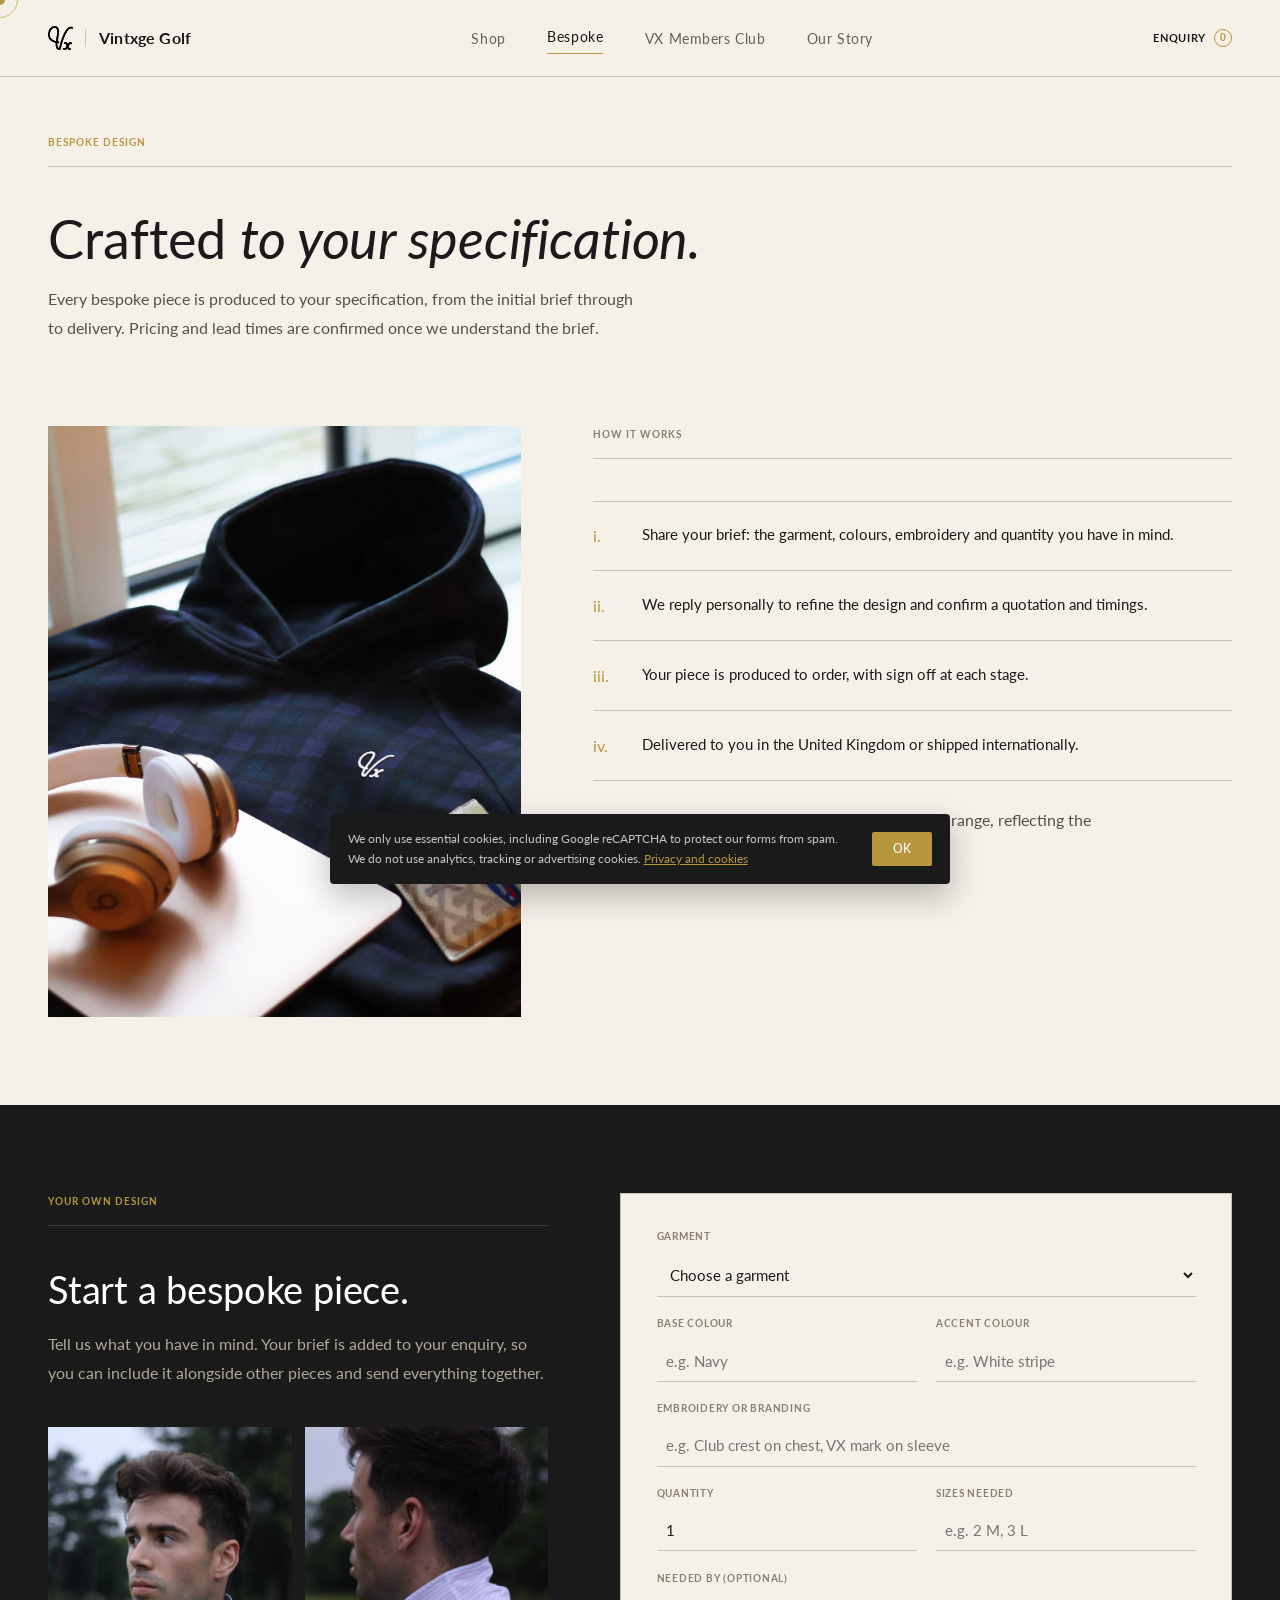
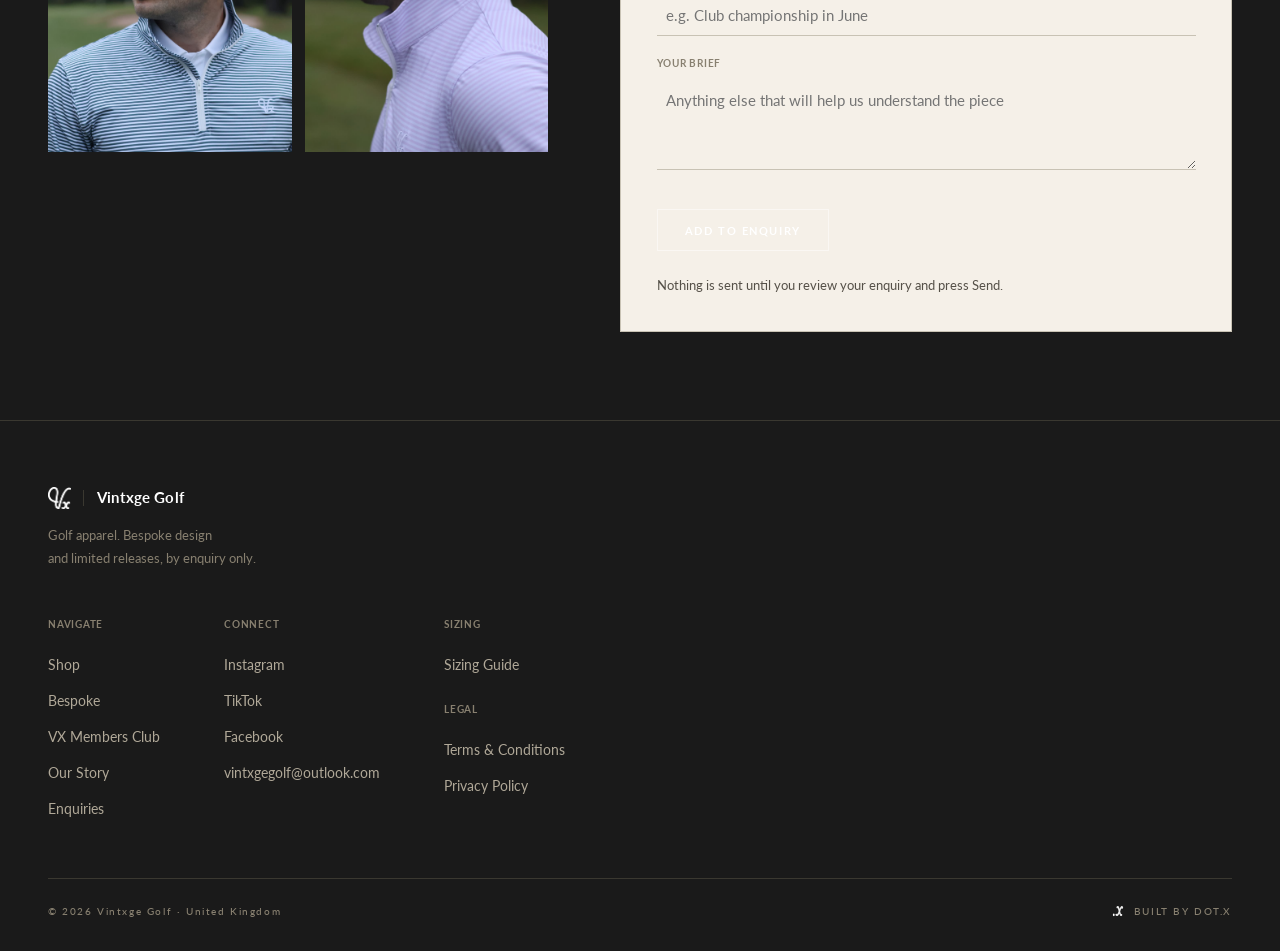
<file: bespoke.html>
<!DOCTYPE html>
<html lang="en">
<head>
<meta charset="UTF-8">
<meta name="viewport" content="width=device-width, initial-scale=1.0">
<meta name="color-scheme" content="light only">
<meta name="supported-color-schemes" content="light">
<meta name="theme-color" content="#f5f0e8">
<title>Bespoke Design | Vintxge Golf</title>
<meta name="description" content="Bespoke golf apparel from Vintxge Golf. Work with us to develop your own piece, produced to your specification.">
<meta name="robots" content="index, follow">
<link rel="canonical" href="https://vintxgegolf.com/bespoke">
<link rel="icon" type="image/x-icon" href="/favicon.ico">
<link rel="icon" type="image/png" sizes="96x96" href="/favicon-96x96.png">
<link rel="apple-touch-icon" sizes="180x180" href="/apple-touch-icon.png">
<link rel="manifest" href="/site.webmanifest">
<meta property="og:type" content="website">
<meta property="og:title" content="Bespoke Design | Vintxge Golf">
<meta property="og:description" content="Bespoke golf apparel from Vintxge Golf. Work with us to develop your own piece, produced to your specification.">
<meta property="og:url" content="https://vintxgegolf.com/bespoke">
<meta property="og:image" content="https://vintxgegolf.com/hero-opt.jpeg">
<meta property="og:site_name" content="Vintxge Golf">
<meta property="og:locale" content="en_GB">
<meta name="twitter:card" content="summary_large_image">
<meta name="twitter:title" content="Bespoke Design | Vintxge Golf">
<meta name="twitter:description" content="Bespoke golf apparel from Vintxge Golf. Work with us to develop your own piece, produced to your specification.">
<meta name="twitter:image" content="https://vintxgegolf.com/hero-opt.jpeg">

<link rel="preconnect" href="https://fonts.googleapis.com">
<link rel="preconnect" href="https://fonts.gstatic.com" crossorigin>
<link href="https://fonts.googleapis.com/css2?family=Lato:wght@300;400;700&display=swap" rel="stylesheet">
<link rel="stylesheet" href="/vx.css">
</head>
<body>
<div class="cursor" id="cursor"></div>
<div class="cursor-ring" id="cursorRing"></div>

<nav>
  <a href="/" class="nav-mark">
    <img src="/vx-mark-black.png" alt="Vx">
    <span class="bar"></span>
    <span class="word">Vintxge Golf</span>
  </a>
  <ul class="nav-links">
    <li><a href="/shop">Shop</a></li>
    <li><a href="/bespoke" class="active">Bespoke</a></li>
    <li><a href="/members">VX Members Club</a></li>
    <li><a href="/story">Our Story</a></li>
  </ul>
  <div class="nav-right">
    <button type="button" class="bk-btn" aria-label="Open your enquiry">Enquiry <span class="bk-count">0</span></button>
    <button class="hamburger" id="hamburger" aria-label="Open menu"><span></span><span></span><span></span></button>
  </div>
</nav>

<div class="mob-nav" id="mobNav">
  <button class="mob-close" id="mobClose" aria-label="Close menu">✕</button>
  <a href="/" class="mob-item">Home</a>
  <a href="/shop" class="mob-item">Shop</a>
  <a href="/bespoke" class="mob-item">Bespoke</a>
  <a href="/members" class="mob-item">VX Members Club</a>
  <a href="/story" class="mob-item">Our Story</a>
  <a href="/#contact" class="mob-item">Contact</a>
</div>

<header class="page-head">
  <div class="section-inner">
    <div class="row-label"><span class="tag gold">Bespoke Design</span></div>
    <h1>Crafted <i>to your specification.</i></h1>
    <p class="s-intro">Every bespoke piece is produced to your specification, from the initial brief through to delivery. Pricing and lead times are confirmed once we understand the brief.</p>
  </div>
</header>

<section style="padding-top:2rem">
  <div class="section-inner comm-grid">
    <div class="comm-photo"><img src="/commission-detail-opt.jpeg" alt="VX commission detail" style="width:100%;aspect-ratio:4/5;object-fit:cover;object-position:center top"></div>
    <div>
      <div class="row-label"><span class="tag">How It Works</span></div>
      <div class="comm-rows" style="margin-top:0">
        <div class="comm-row"><span class="n">i.</span><p>Share your brief: the garment, colours, embroidery and quantity you have in mind.</p></div>
        <div class="comm-row"><span class="n">ii.</span><p>We reply personally to refine the design and confirm a quotation and timings.</p></div>
        <div class="comm-row"><span class="n">iii.</span><p>Your piece is produced to order, with sign off at each stage.</p></div>
        <div class="comm-row"><span class="n">iv.</span><p>Delivered to you in the United Kingdom or shipped internationally.</p></div>
      </div>
      <p class="s-intro" style="margin-top:1.6rem">Bespoke pieces carry a premium over our standard range, reflecting the design work and smaller production runs involved.</p>
    </div>
  </div>
</section>

<section class="dark" id="builder">
  <div class="section-inner split">
    <div>
      <div class="row-label"><span class="tag gold">Your Own Design</span></div>
      <h2 class="s-h2">Start a <i>bespoke piece.</i></h2>
      <p class="s-intro">Tell us what you have in mind. Your brief is added to your enquiry, so you can include it alongside other pieces and send everything together.</p>
      <div class="gallery" style="margin-top:2.4rem;grid-template-columns:1fr 1fr">
        <img src="/qz-IMG_3821-opt.jpeg" alt="VX quarter-zip detail" loading="lazy">
        <img src="/qz-IMG_3836-opt.jpeg" alt="VX quarter-zip detail" loading="lazy">
      </div>
    </div>
    <div class="builder" style="background:var(--cream);color:var(--black)">
      <form class="form" id="customBuilder" data-img="/commission-detail-opt.jpeg">
        <div><label for="cb-garment">Garment</label>
          <select id="cb-garment" name="garment" required>
            <option value="">Choose a garment</option>
            <option>Quarter-Zip</option><option>Performance Hoodie</option><option>Polo</option><option>Headwear</option><option>Alignment Sticks</option><option>Something else</option>
          </select></div>
        <div class="b-row">
          <div><label for="cb-base">Base colour</label><input type="text" id="cb-base" name="base_colour" placeholder="e.g. Navy"></div>
          <div><label for="cb-accent">Accent colour</label><input type="text" id="cb-accent" name="accent_colour" placeholder="e.g. White stripe"></div>
        </div>
        <div><label for="cb-brand">Embroidery or branding</label><input type="text" id="cb-brand" name="branding" placeholder="e.g. Club crest on chest, VX mark on sleeve"></div>
        <div class="b-row">
          <div><label for="cb-qty">Quantity</label><input type="number" id="cb-qty" name="quantity" min="1" value="1" required></div>
          <div><label for="cb-sizes">Sizes needed</label><input type="text" id="cb-sizes" name="sizes" placeholder="e.g. 2 M, 3 L"></div>
        </div>
        <div><label for="cb-date">Needed by (optional)</label><input type="text" id="cb-date" name="deadline" placeholder="e.g. Club championship in June"></div>
        <div><label for="cb-notes">Your brief</label><textarea id="cb-notes" name="notes" placeholder="Anything else that will help us understand the piece"></textarea></div>
        <button type="submit" class="form-submit">Add to enquiry</button>
        <p class="b-note">Nothing is sent until you review your enquiry and press Send.</p>
      </form>
    </div>
  </div>
</section>

<!-- ENQUIRY BASKET -->
<div class="bk-overlay" id="bkOverlay"></div>
<aside class="bk-drawer" id="bkDrawer" aria-hidden="true" aria-label="Your enquiry">
  <div class="bk-head"><h3>Your enquiry</h3><button type="button" class="bk-close" aria-label="Close">✕</button></div>
  <div class="bk-body">
    <div id="bkList"></div>
    <div class="bk-sum" id="bkSum"></div>
    <div class="bk-step" id="bkStep" style="display:none">
      <h4>Send your enquiry</h4>
      <div class="bk-form">
        <form class="form" id="basketForm" action="https://formspree.io/f/mvzezqzn" method="POST">
          <input type="hidden" name="enquiry_type" value="Enquiry basket">
          <input type="hidden" name="basket_summary">
          <input type="hidden" name="basket_items">
          <input type="hidden" name="in_stock_total">
          <div><label for="bk-name">Name</label><input type="text" id="bk-name" name="name" required></div>
          <div><label for="bk-email">Email</label><input type="email" id="bk-email" name="email" required></div>
          <div><label for="bk-phone">Phone (optional)</label><input type="tel" id="bk-phone" name="phone"></div>
          <div><label for="bk-country">Delivery country</label><input type="text" id="bk-country" name="delivery_country" value="United Kingdom" required></div>
          <div><label for="bk-note">Anything else we should know</label><textarea id="bk-note" name="message" style="min-height:70px" placeholder="Team or club order, deadlines, embroidery details"></textarea></div>
          <button type="submit" class="form-submit">Send enquiry</button>
        </form>
      </div>
      <div class="bk-done" id="bkDone"><b>Enquiry received.</b><p>Thank you. We will reply personally within 24 hours to confirm availability, pricing and delivery. No payment is taken online.</p></div>
    </div>
  </div>
</aside>

<footer>
  <div class="f-inner">
  <div class="f-brand">
    <div class="f-mark">
      <img src="/vx-mark-white.png" alt="Vx">
      <span class="bar"></span>
      <span class="word">Vintxge Golf</span>
    </div>
    <p class="f-tagline">Golf apparel. Bespoke design<br>and limited releases, by enquiry only.</p>
  </div>
  <div class="f-cols">
    <div class="f-col">
      <h4>Navigate</h4>
      <ul>
        <li><a href="/shop">Shop</a></li>
        <li><a href="/bespoke">Bespoke</a></li>
        <li><a href="/members">VX Members Club</a></li>
        <li><a href="/story">Our Story</a></li>
        <li><a href="/#contact">Enquiries</a></li>
      </ul>
    </div>
    <div class="f-col">
      <h4>Connect</h4>
      <ul>
        <li><a href="https://www.instagram.com/vintxgegolf/" target="_blank" rel="noopener noreferrer">Instagram</a></li>
        <li><a href="https://www.tiktok.com/@vintxgegolf" target="_blank" rel="noopener noreferrer">TikTok</a></li>
        <li><a href="https://www.facebook.com/profile.php?id=61550872304245" target="_blank" rel="noopener noreferrer">Facebook</a></li>
        <li><a href="mailto:vintxgegolf@outlook.com">vintxgegolf@outlook.com</a></li>
      </ul>
    </div>
    <div class="f-col">
      <h4>Sizing</h4>
      <ul><li><a href="/sizing-guide">Sizing Guide</a></li></ul>
      <h4 style="margin-top:1.6rem">Legal</h4>
      <ul>
        <li><a href="/terms-and-conditions">Terms &amp; Conditions</a></li>
        <li><a href="/privacy-policy">Privacy Policy</a></li>
      </ul>
    </div>
  </div>
  <div class="f-bottom">
    <span class="f-copy">© 2026 Vintxge Golf · United Kingdom</span>
    <a href="https://dotxrepresentative.com" target="_blank" rel="noopener noreferrer" class="f-built">
      <img src="/dotx-logo-white.png" alt="dot.x">
      Built by dot.x
    </a>
  </div>
  </div>
</footer>
<script src="/vx.js"></script>
<script src="/vx-kit.js"></script>
</body>
</html>
</file>
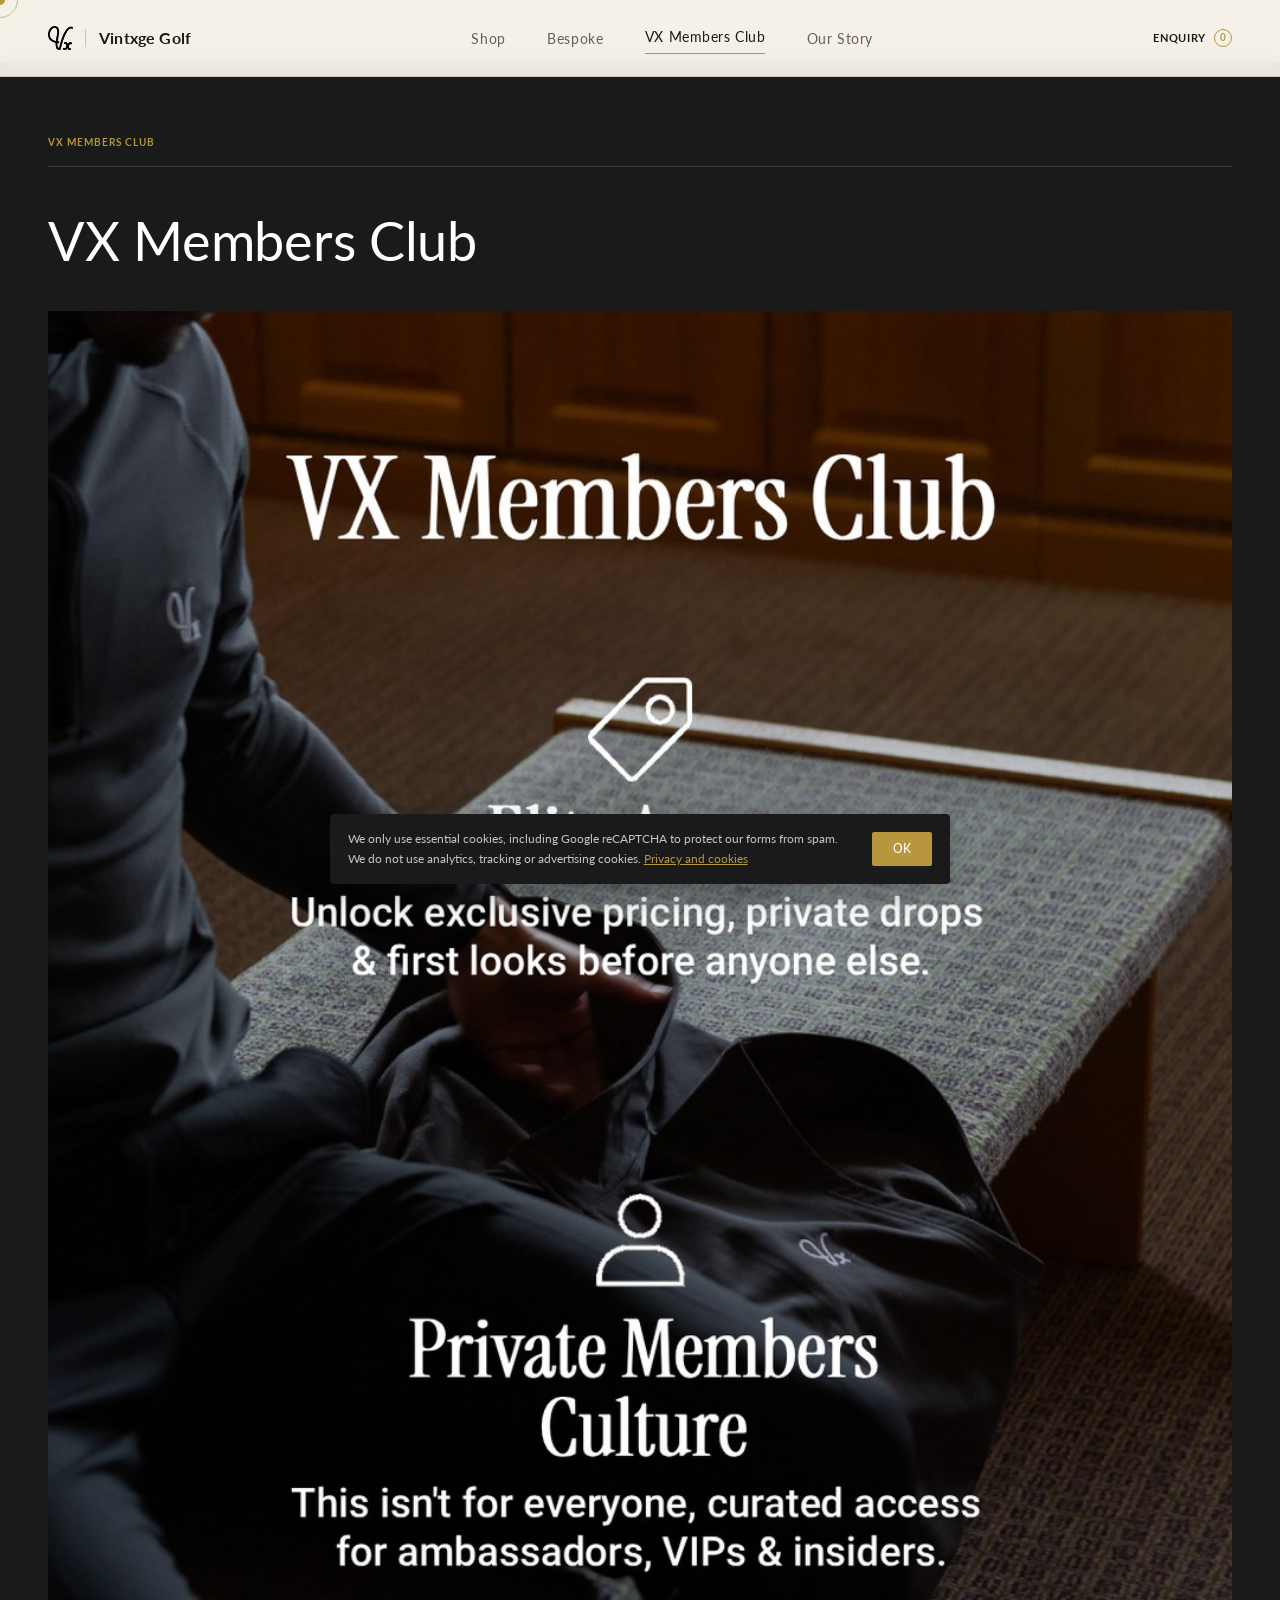
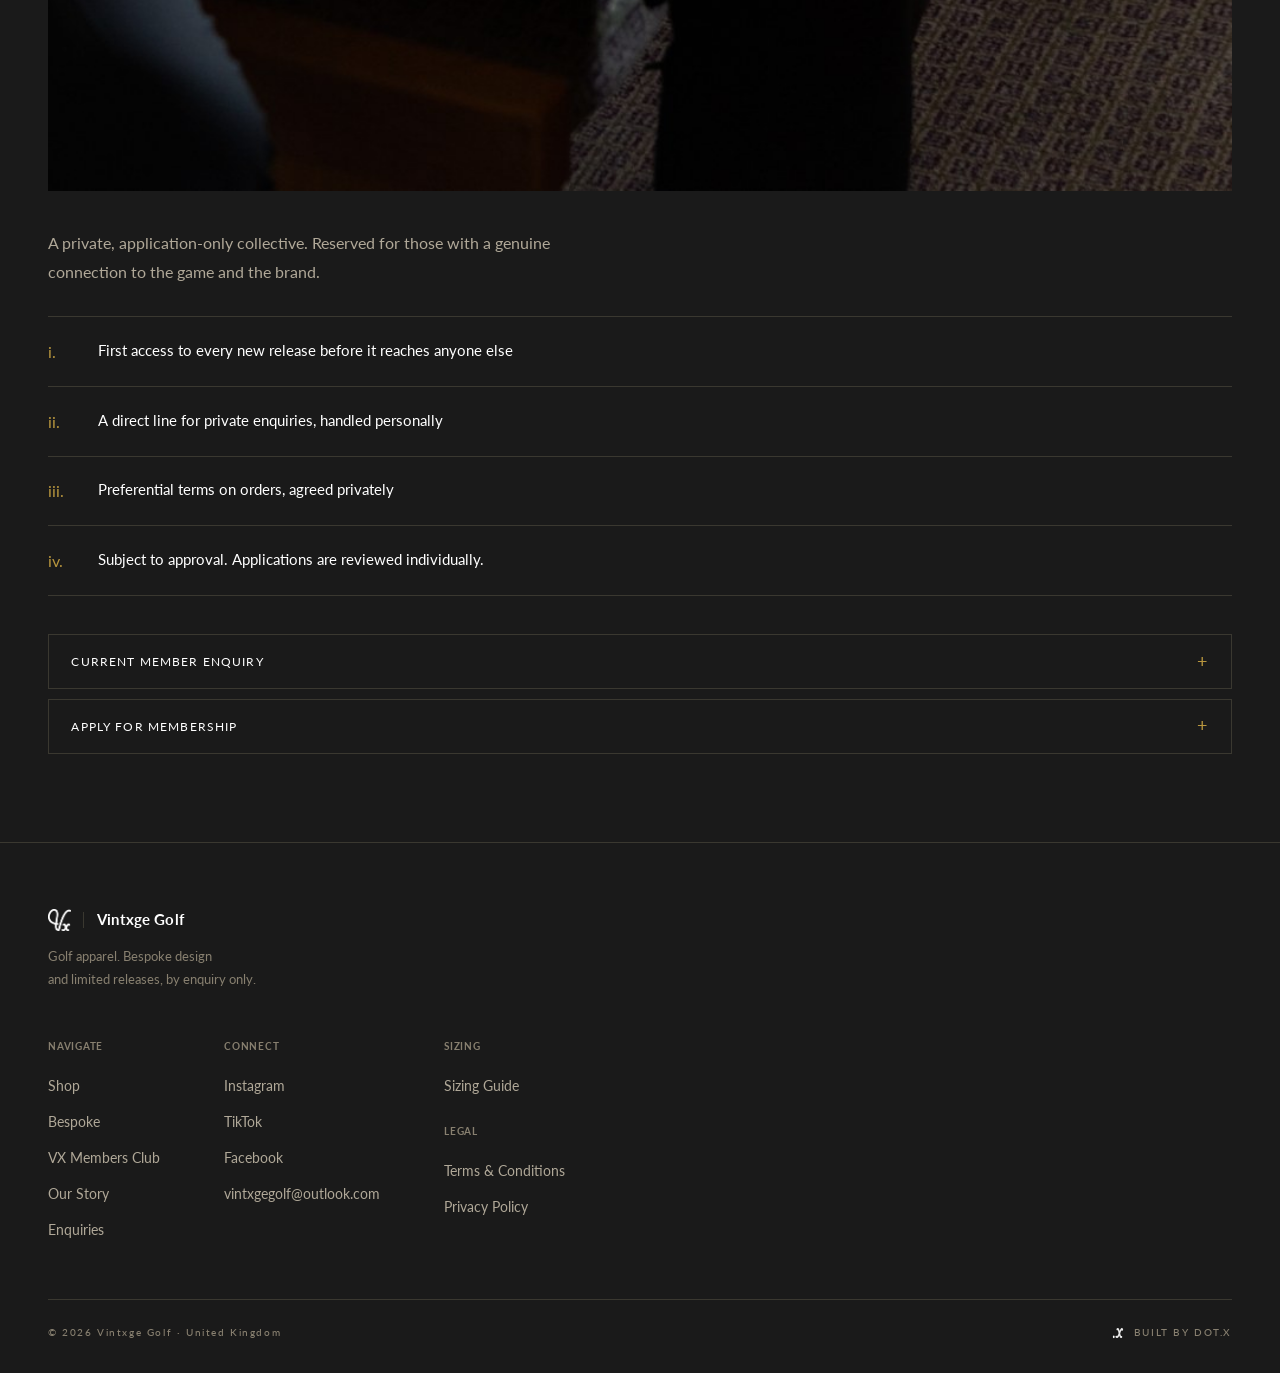
<file: members.html>
<!DOCTYPE html>
<html lang="en">
<head>
<meta charset="UTF-8">
<meta name="viewport" content="width=device-width, initial-scale=1.0">
<meta name="color-scheme" content="light only">
<meta name="supported-color-schemes" content="light">
<meta name="theme-color" content="#f5f0e8">
<title>VX Members Club | Vintxge Golf</title>
<meta name="description" content="The VX Members Club. A private, application only collective with first access to every Vintxge Golf release.">
<meta name="robots" content="index, follow">
<link rel="canonical" href="https://vintxgegolf.com/members">
<link rel="icon" type="image/x-icon" href="/favicon.ico">
<link rel="icon" type="image/png" sizes="96x96" href="/favicon-96x96.png">
<link rel="apple-touch-icon" sizes="180x180" href="/apple-touch-icon.png">
<link rel="manifest" href="/site.webmanifest">
<meta property="og:type" content="website">
<meta property="og:title" content="VX Members Club | Vintxge Golf">
<meta property="og:description" content="The VX Members Club. A private, application only collective with first access to every Vintxge Golf release.">
<meta property="og:url" content="https://vintxgegolf.com/members">
<meta property="og:image" content="https://vintxgegolf.com/hero-opt.jpeg">
<meta property="og:site_name" content="Vintxge Golf">
<meta property="og:locale" content="en_GB">
<meta name="twitter:card" content="summary_large_image">
<meta name="twitter:title" content="VX Members Club | Vintxge Golf">
<meta name="twitter:description" content="The VX Members Club. A private, application only collective with first access to every Vintxge Golf release.">
<meta name="twitter:image" content="https://vintxgegolf.com/hero-opt.jpeg">

<link rel="preconnect" href="https://fonts.googleapis.com">
<link rel="preconnect" href="https://fonts.gstatic.com" crossorigin>
<link href="https://fonts.googleapis.com/css2?family=Lato:wght@300;400;700&display=swap" rel="stylesheet">
<link rel="stylesheet" href="/vx.css">
</head>
<body>
<div class="cursor" id="cursor"></div>
<div class="cursor-ring" id="cursorRing"></div>

<nav>
  <a href="/" class="nav-mark">
    <img src="/vx-mark-black.png" alt="Vx">
    <span class="bar"></span>
    <span class="word">Vintxge Golf</span>
  </a>
  <ul class="nav-links">
    <li><a href="/shop">Shop</a></li>
    <li><a href="/bespoke">Bespoke</a></li>
    <li><a href="/members" class="active">VX Members Club</a></li>
    <li><a href="/story">Our Story</a></li>
  </ul>
  <div class="nav-right">
    <button type="button" class="bk-btn" aria-label="Open your enquiry">Enquiry <span class="bk-count">0</span></button>
    <button class="hamburger" id="hamburger" aria-label="Open menu"><span></span><span></span><span></span></button>
  </div>
</nav>

<div class="mob-nav" id="mobNav">
  <button class="mob-close" id="mobClose" aria-label="Close menu">✕</button>
  <a href="/" class="mob-item">Home</a>
  <a href="/shop" class="mob-item">Shop</a>
  <a href="/bespoke" class="mob-item">Bespoke</a>
  <a href="/members" class="mob-item">VX Members Club</a>
  <a href="/story" class="mob-item">Our Story</a>
  <a href="/#contact" class="mob-item">Contact</a>
</div>
<div style="height:61.8px"></div>
<section id="members" class="dark" style="padding-top:4.5rem">
  <div class="section-inner">
    <div class="row-label" style="border-color:#3a3830">
      <span class="tag" style="color:var(--gold)">VX Members Club</span>
    </div>
    <h1 class="s-h2" style="color:#ffffff;font-size:clamp(2rem,4.4vw,3.4rem)">VX Members Club</h1>
    <div style="margin-top:2.4rem">
      <img src="/members-hero-opt.jpeg" alt="VX Members Club" style="width:100%;aspect-ratio:4/5;object-fit:cover;object-position:center center;display:block">
      <div class="members-body" style="margin-top:2.4rem">
        <p class="s-intro" style="color:#b0a898">A private, application-only collective. Reserved for those with a genuine connection to the game and the brand.</p>
        <div class="comm-rows" style="border-top:1px solid #3a3830;margin-top:1.8rem">
          <div class="comm-row" style="border-bottom:1px solid #3a3830"><span class="n">i.</span><p style="color:#ffffff">First access to every new release before it reaches anyone else</p></div>
          <div class="comm-row" style="border-bottom:1px solid #3a3830"><span class="n">ii.</span><p style="color:#ffffff">A direct line for private enquiries, handled personally</p></div>
          <div class="comm-row" style="border-bottom:1px solid #3a3830"><span class="n">iii.</span><p style="color:#ffffff">Preferential terms on orders, agreed privately</p></div>
          <div class="comm-row" style="border-bottom:1px solid #3a3830"><span class="n">iv.</span><p style="color:#ffffff">Subject to approval. Applications are reviewed individually.</p></div>
        </div>

        <!-- MEMBERS FORMS -->
        <div class="members-forms">

          <!-- CURRENT MEMBER ENQUIRY -->
          <div class="members-panel" id="panelEnquiry">
            <button class="members-panel-btn" onclick="togglePanel('panelEnquiry')">
              <span>Current member enquiry</span>
              <span class="panel-arrow">+</span>
            </button>
            <div class="members-panel-body">
              <div id="mCodeGate" style="margin-bottom:1.4rem">
                <label for="m-code" class="members-code-label">Members code</label>
                <div class="members-code-row">
                  <input type="text" id="m-code" placeholder="Enter your code" autocomplete="off" maxlength="6">
                  <button type="button" class="form-submit" onclick="checkMembersCode()">Access</button>
                </div>
                <p id="mCodeError" style="display:none;font-family:var(--mono);font-size:0.62rem;color:#c0392b;margin-top:.6rem;letter-spacing:.04em">Invalid code. Please check and try again.</p>
              </div>
              <form class="form" id="mEnquiryForm" action="https://formspree.io/f/mvzezqzn" method="POST" style="display:none">
                <input type="hidden" name="enquiry_type" value="VX Members Enquiry">
                <input type="hidden" id="m-code-hidden" name="members_code">
                <div>
                  <label for="me-name">Name</label>
                  <input type="text" id="me-name" name="name" required>
                </div>
                <div>
                  <label for="me-email">Email</label>
                  <input type="email" id="me-email" name="email" required>
                </div>
                <div>
                  <label for="me-message">Your enquiry</label>
                  <textarea id="me-message" name="message" required></textarea>
                </div>
                <button type="submit" class="form-submit">Send</button>
                <div class="f-success" id="mEnquirySuccess">
                  <b>Enquiry received.</b>
                  We'll be in touch within 24 hours.
                </div>
              </form>
            </div>
          </div>

          <!-- MEMBERSHIP APPLICATION -->
          <div class="members-panel" id="panelApply">
            <button class="members-panel-btn" onclick="togglePanel('panelApply')">
              <span>Apply for membership</span>
              <span class="panel-arrow">+</span>
            </button>
            <div class="members-panel-body">
              <form class="form" id="mApplyForm" action="https://formspree.io/f/mvzezqzn" method="POST">
                <input type="hidden" name="enquiry_type" value="VX Members Club Application">
                <div>
                  <label for="m-name">Name</label>
                  <input type="text" id="m-name" name="name" required>
                </div>
                <div>
                  <label for="m-email">Email</label>
                  <input type="email" id="m-email" name="email" required>
                </div>
                <div>
                  <label for="m-role">Your connection to golf</label>
                  <input type="text" id="m-role" name="golf_connection" placeholder="e.g. Professional golfer, club representative">
                </div>
                <div>
                  <label for="m-note">Anything else you'd like us to know</label>
                  <textarea id="m-note" name="message" style="min-height:70px"></textarea>
                </div>
                <button type="submit" class="form-submit">Submit application</button>
                <div class="f-success" id="mApplySuccess">
                  <b>Application received.</b>
                  We review all applications personally and will be in touch within 24 hours.
                </div>
              </form>
            </div>
          </div>

        </div>
      </div>
    </div>
  </div>
</section>


<!-- ENQUIRY BASKET -->
<div class="bk-overlay" id="bkOverlay"></div>
<aside class="bk-drawer" id="bkDrawer" aria-hidden="true" aria-label="Your enquiry">
  <div class="bk-head"><h3>Your enquiry</h3><button type="button" class="bk-close" aria-label="Close">✕</button></div>
  <div class="bk-body">
    <div id="bkList"></div>
    <div class="bk-sum" id="bkSum"></div>
    <div class="bk-step" id="bkStep" style="display:none">
      <h4>Send your enquiry</h4>
      <div class="bk-form">
        <form class="form" id="basketForm" action="https://formspree.io/f/mvzezqzn" method="POST">
          <input type="hidden" name="enquiry_type" value="Enquiry basket">
          <input type="hidden" name="basket_summary">
          <input type="hidden" name="basket_items">
          <input type="hidden" name="in_stock_total">
          <div><label for="bk-name">Name</label><input type="text" id="bk-name" name="name" required></div>
          <div><label for="bk-email">Email</label><input type="email" id="bk-email" name="email" required></div>
          <div><label for="bk-phone">Phone (optional)</label><input type="tel" id="bk-phone" name="phone"></div>
          <div><label for="bk-country">Delivery country</label><input type="text" id="bk-country" name="delivery_country" value="United Kingdom" required></div>
          <div><label for="bk-note">Anything else we should know</label><textarea id="bk-note" name="message" style="min-height:70px" placeholder="Team or club order, deadlines, embroidery details"></textarea></div>
          <button type="submit" class="form-submit">Send enquiry</button>
        </form>
      </div>
      <div class="bk-done" id="bkDone"><b>Enquiry received.</b><p>Thank you. We will reply personally within 24 hours to confirm availability, pricing and delivery. No payment is taken online.</p></div>
    </div>
  </div>
</aside>

<footer>
  <div class="f-inner">
  <div class="f-brand">
    <div class="f-mark">
      <img src="/vx-mark-white.png" alt="Vx">
      <span class="bar"></span>
      <span class="word">Vintxge Golf</span>
    </div>
    <p class="f-tagline">Golf apparel. Bespoke design<br>and limited releases, by enquiry only.</p>
  </div>
  <div class="f-cols">
    <div class="f-col">
      <h4>Navigate</h4>
      <ul>
        <li><a href="/shop">Shop</a></li>
        <li><a href="/bespoke">Bespoke</a></li>
        <li><a href="/members">VX Members Club</a></li>
        <li><a href="/story">Our Story</a></li>
        <li><a href="/#contact">Enquiries</a></li>
      </ul>
    </div>
    <div class="f-col">
      <h4>Connect</h4>
      <ul>
        <li><a href="https://www.instagram.com/vintxgegolf/" target="_blank" rel="noopener noreferrer">Instagram</a></li>
        <li><a href="https://www.tiktok.com/@vintxgegolf" target="_blank" rel="noopener noreferrer">TikTok</a></li>
        <li><a href="https://www.facebook.com/profile.php?id=61550872304245" target="_blank" rel="noopener noreferrer">Facebook</a></li>
        <li><a href="mailto:vintxgegolf@outlook.com">vintxgegolf@outlook.com</a></li>
      </ul>
    </div>
    <div class="f-col">
      <h4>Sizing</h4>
      <ul><li><a href="/sizing-guide">Sizing Guide</a></li></ul>
      <h4 style="margin-top:1.6rem">Legal</h4>
      <ul>
        <li><a href="/terms-and-conditions">Terms &amp; Conditions</a></li>
        <li><a href="/privacy-policy">Privacy Policy</a></li>
      </ul>
    </div>
  </div>
  <div class="f-bottom">
    <span class="f-copy">© 2026 Vintxge Golf · United Kingdom</span>
    <a href="https://dotxrepresentative.com" target="_blank" rel="noopener noreferrer" class="f-built">
      <img src="/dotx-logo-white.png" alt="dot.x">
      Built by dot.x
    </a>
  </div>
  </div>
</footer>
<script src="/vx.js"></script>
<script src="/vx-kit.js"></script>
</body>
</html>
</file>
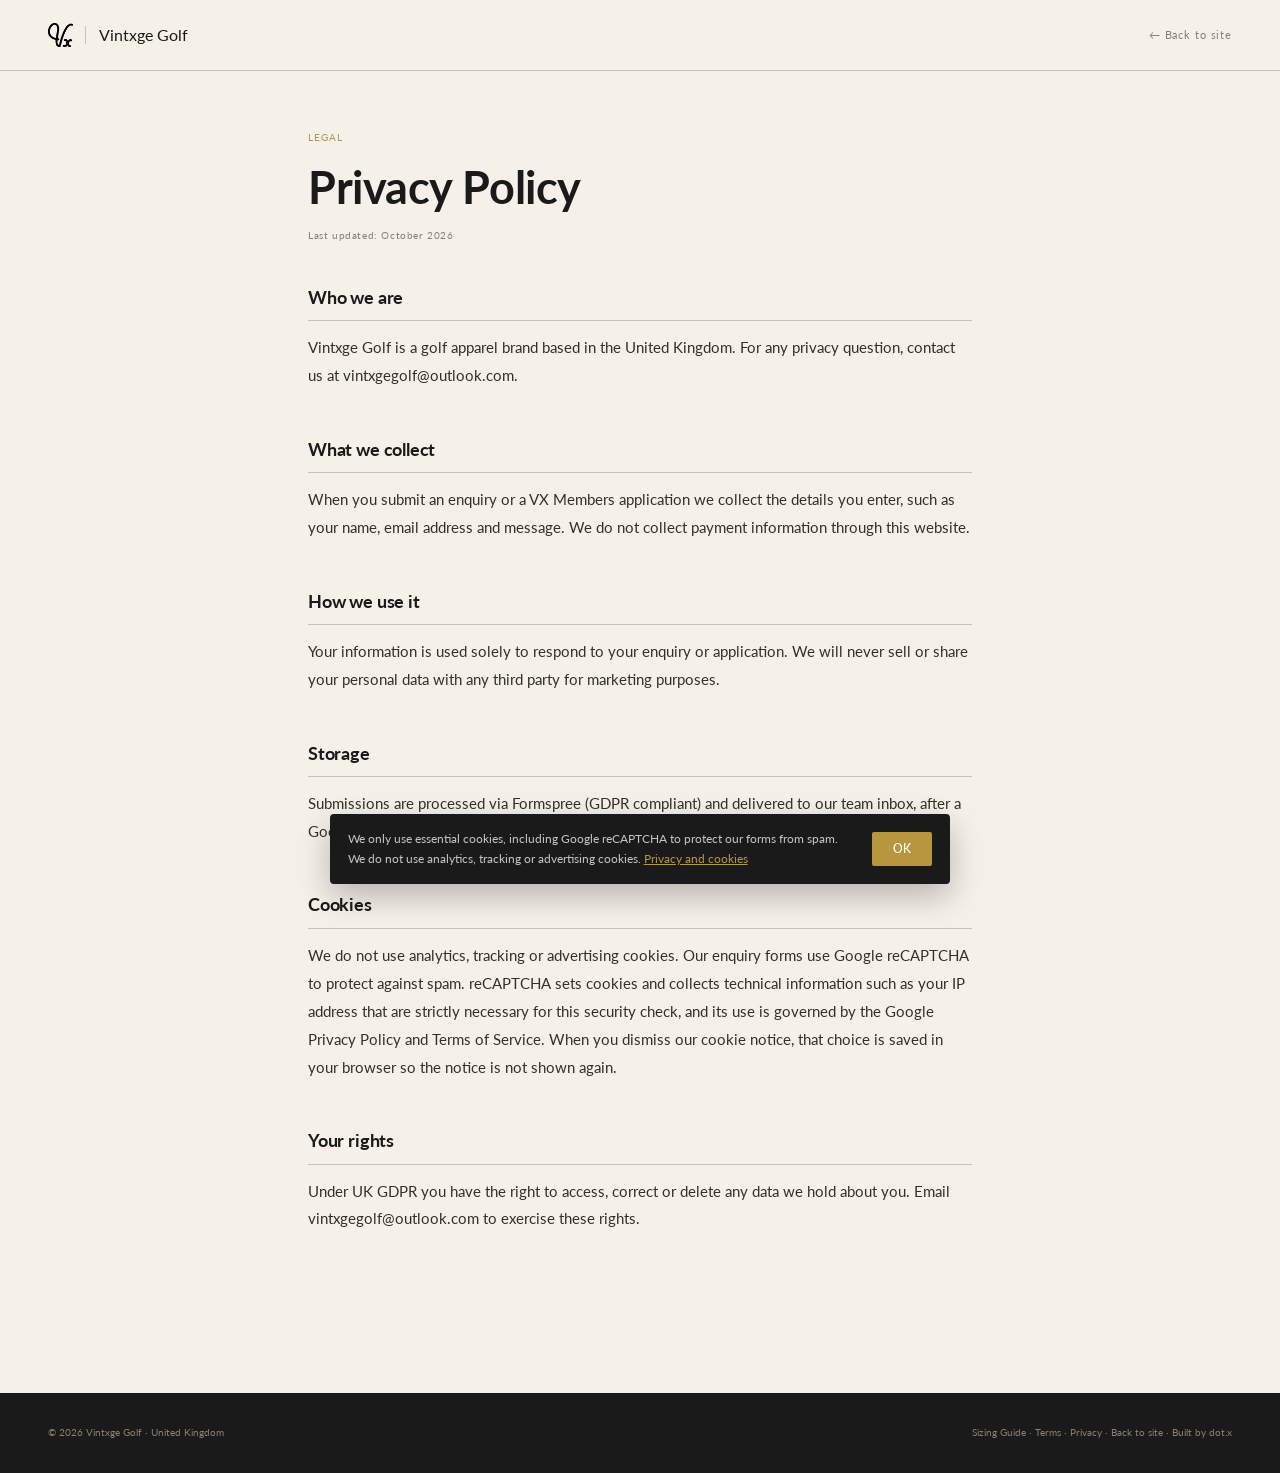
<file: privacy-policy.html>
<!DOCTYPE html>
<html lang="en">
<head>
<meta charset="UTF-8">
<meta name="viewport" content="width=device-width, initial-scale=1.0">
<meta name="color-scheme" content="light only">
<title>Privacy Policy | Vintxge Golf</title>
<meta name="description" content="How Vintxge Golf collects, uses and protects your information, including cookies and reCAPTCHA.">
<meta name="robots" content="index, follow">
<link rel="canonical" href="https://vintxgegolf.com/privacy-policy">
<link rel="icon" type="image/x-icon" href="favicon.ico">
<link rel="icon" type="image/png" sizes="96x96" href="favicon-96x96.png">
<link rel="apple-touch-icon" sizes="180x180" href="apple-touch-icon.png">
<link rel="manifest" href="site.webmanifest">
<meta name="theme-color" content="#f5f0e8">
<meta property="og:type" content="website">
<meta property="og:title" content="Privacy Policy | Vintxge Golf">
<meta property="og:description" content="How Vintxge Golf collects, uses and protects your information, including cookies and reCAPTCHA.">
<meta property="og:url" content="https://vintxgegolf.com/privacy-policy">
<meta property="og:image" content="https://vintxgegolf.com/hero-opt.jpeg">
<meta property="og:site_name" content="Vintxge Golf">
<meta property="og:locale" content="en_GB">
<meta name="twitter:card" content="summary_large_image">
<meta name="twitter:title" content="Privacy Policy | Vintxge Golf">
<meta name="twitter:description" content="How Vintxge Golf collects, uses and protects your information, including cookies and reCAPTCHA.">
<meta name="twitter:image" content="https://vintxgegolf.com/hero-opt.jpeg">
<link rel="preconnect" href="https://fonts.googleapis.com">
<link rel="preconnect" href="https://fonts.gstatic.com" crossorigin>
<link href="https://fonts.googleapis.com/css2?family=Lato:wght@400;700&display=swap" rel="stylesheet">
<style>
*,*::before,*::after{box-sizing:border-box;margin:0;padding:0}
:root{
  --white:#ffffff;--black:#1a1a1a;--cream:#f5f0e8;--grey:#c8c2b4;--gold:#b8963e;
  --serif:'Lato',system-ui,sans-serif;--body:'Lato',system-ui,sans-serif;--mono:'Lato',system-ui,sans-serif;
}
html{color-scheme:light}
body{font-family:var(--body);background:var(--cream);color:var(--black);font-size:16px;line-height:1.6;-webkit-font-smoothing:antialiased}
a{color:inherit;text-decoration:none}

nav{
  position:fixed;top:0;left:0;right:0;z-index:200;
  display:flex;align-items:center;justify-content:space-between;
  padding:1.4rem 3rem;
  background:rgba(245,240,232,0.95);backdrop-filter:blur(8px);
  border-bottom:1px solid var(--grey);
}
.nav-mark{display:flex;align-items:center;gap:.8rem;text-decoration:none}
.nav-mark img{height:24px;width:auto}
.nav-mark .bar{width:1px;height:18px;background:var(--grey)}
.nav-mark .word{font-family:var(--serif);font-weight:400;font-size:1rem;color:var(--black)}
.nav-back{font-family:var(--mono);font-size:0.68rem;letter-spacing:.08em;color:#888070;transition:color .2s}
.nav-back:hover{color:var(--black)}
@media(max-width:600px){nav{padding:1rem 1.5rem}}

.page{max-width:760px;margin:0 auto;padding:8rem 3rem 5rem}
@media(max-width:600px){.page{padding:6rem 1.5rem 4rem}}

.page-label{font-family:var(--mono);font-size:0.64rem;letter-spacing:.1em;text-transform:uppercase;color:var(--gold);margin-bottom:1rem}
h1{font-family:var(--serif);font-weight:400;font-size:clamp(1.8rem,3.5vw,2.8rem);line-height:1.1;margin-bottom:.6rem}
.updated{font-family:var(--mono);font-size:0.62rem;letter-spacing:.06em;color:#888070;margin-bottom:2.4rem;margin-top:.8rem}

.notice{
  background:#ede8df;border-left:3px solid var(--gold);
  padding:1rem 1.4rem;margin-bottom:2.8rem;
  font-size:0.88rem;line-height:1.7;color:#555048;
}

h2{font-family:var(--serif);font-weight:400;font-size:1.15rem;margin-top:2.8rem;margin-bottom:.8rem;padding-bottom:.5rem;border-bottom:1px solid var(--grey)}
h2:first-of-type{margin-top:0}
p{font-size:0.92rem;line-height:1.9;color:#333028;margin-bottom:.9rem}
p:last-child{margin-bottom:0}
ul{margin:.6rem 0 .9rem 1.2rem}
ul li{font-size:0.92rem;line-height:1.8;color:#333028;margin-bottom:.3rem}

footer.page-footer{
  background:var(--black);color:var(--white);
  padding:2rem 3rem;margin-top:5rem;
  display:flex;justify-content:space-between;align-items:center;flex-wrap:wrap;gap:1rem;
  font-family:var(--mono);font-size:0.62rem;color:#888070;
}
footer.page-footer a{color:#888070;transition:color .2s}
footer.page-footer a:hover{color:var(--gold)}
@media(max-width:600px){footer.page-footer{padding:1.5rem}}
</style>
<style>
/* ===== SHARED KIT: reCAPTCHA and cookie notice ===== */
.rc-wrap{padding:1rem 1.25rem .9rem;display:flex;flex-direction:column;gap:.55rem}
.rc-widget{min-height:78px}
.rc-msg{display:none;font-size:.78rem;line-height:1.5;color:#c0392b}
.rc-msg.show{display:block}
.rc-note{font-size:.68rem;line-height:1.6;opacity:.75;margin:0}
.rc-note a{text-decoration:underline}
@media(max-width:360px){.rc-widget{transform:scale(.88);transform-origin:0 0;min-height:70px}}
.kit-hp{position:absolute!important;left:-10000px!important;width:1px;height:1px;overflow:hidden}
.ck-bar{position:fixed;left:16px;right:16px;bottom:16px;z-index:100000;max-width:620px;margin:0 auto;background:#1a1a1a;color:#ffffff;font-family:'Lato',system-ui,sans-serif;
  display:flex;align-items:center;gap:1rem;padding:.95rem 1.1rem;box-shadow:0 12px 32px rgba(0,0,0,.25);border-radius:4px;transform:translateY(140%);transition:transform .45s cubic-bezier(.16,1,.3,1)}
.ck-bar.show{transform:none}
.ck-bar p{margin:0;font-size:.78rem;line-height:1.6;color:rgba(255,255,255,.75);flex:1}
.ck-bar a{color:#b8963e;text-decoration:underline}
.ck-bar button{flex-shrink:0;background:#b8963e;color:#ffffff;border:0;padding:.6rem 1.3rem;font-family:'Lato',system-ui,sans-serif;font-size:.78rem;font-weight:500;letter-spacing:.04em;cursor:pointer;border-radius:2px}
@media(max-width:560px){.ck-bar{flex-direction:column;align-items:stretch;text-align:left}.ck-bar button{width:100%}}
@media(prefers-reduced-motion:reduce){.ck-bar{transition:none}}
h1,h2,h3{font-weight:700;letter-spacing:-.01em}h1 i,h2 i,h3 i{font-style:normal}
</style>
</head>
<body>

<nav>
  <a href="/" class="nav-mark">
    <img src="vx-mark-black.png" alt="Vx">
    <span class="bar"></span>
    <span class="word">Vintxge Golf</span>
  </a>
  <a href="/" class="nav-back">← Back to site</a>
</nav>

<div class="page">
  <p class="page-label">Legal</p>
  <h1>Privacy Policy</h1>
  <p class="updated">Last updated: October 2026</p>

  <h2>Who we are</h2>
  <p>Vintxge Golf is a golf apparel brand based in the United Kingdom. For any privacy question, contact us at <a href="mailto:vintxgegolf@outlook.com">vintxgegolf@outlook.com</a>.</p>

  <h2>What we collect</h2>
  <p>When you submit an enquiry or a VX Members application we collect the details you enter, such as your name, email address and message. We do not collect payment information through this website.</p>

  <h2>How we use it</h2>
  <p>Your information is used solely to respond to your enquiry or application. We will never sell or share your personal data with any third party for marketing purposes.</p>

  <h2>Storage</h2>
  <p>Submissions are processed via Formspree (GDPR compliant) and delivered to our team inbox, after a Google reCAPTCHA check to block spam. No data is stored on this website.</p>

  <h2>Cookies</h2><p>We do not use analytics, tracking or advertising cookies. Our enquiry forms use Google reCAPTCHA to protect against spam. reCAPTCHA sets cookies and collects technical information such as your IP address that are strictly necessary for this security check, and its use is governed by the <a href="https://policies.google.com/privacy" target="_blank" rel="noopener noreferrer">Google Privacy Policy</a> and <a href="https://policies.google.com/terms" target="_blank" rel="noopener noreferrer">Terms of Service</a>. When you dismiss our cookie notice, that choice is saved in your browser so the notice is not shown again.</p>

  <h2>Your rights</h2>
  <p>Under UK GDPR you have the right to access, correct or delete any data we hold about you. Email <a href="mailto:vintxgegolf@outlook.com">vintxgegolf@outlook.com</a> to exercise these rights.</p>
</div>

<footer class="page-footer">
  <span>© 2026 Vintxge Golf · United Kingdom</span>
  <span><a href="/sizing-guide">Sizing Guide</a> · <a href="/terms-and-conditions">Terms</a> · <a href="/privacy-policy">Privacy</a> · <a href="/">Back to site</a> · <a href="https://dotxrepresentative.com" target="_blank" rel="noopener noreferrer">Built by dot.x</a></span>
</footer>

<script>
/* ===== SHARED KIT: reCAPTCHA and cookie notice ===== */
(function(){
  var SITE_KEY='6Lfe2uUtAAAAANqd8pV9O2XDxK7TEW1LigMhl99Z';
  var forms=[].slice.call(document.querySelectorAll('form[action*="formspree.io"]'));

  /* add honeypot, reCAPTCHA box and notice to every enquiry form */
  forms.forEach(function(f){
    if(!f.querySelector('input[name="_gotcha"]')){
      var hp=document.createElement('div');hp.className='kit-hp';hp.setAttribute('aria-hidden','true');
      hp.innerHTML='<label>Leave this field empty <input type="text" name="_gotcha" tabindex="-1" autocomplete="off"></label>';
      f.appendChild(hp);
    }
    var btn=f.querySelector('button[type="submit"],input[type="submit"]');
    var anchor=btn;while(anchor&&anchor.parentNode!==f)anchor=anchor.parentNode;
    var wrap=document.createElement('div');wrap.className='rc-wrap';
    wrap.innerHTML='<div class="rc-widget"></div><p class="rc-msg" role="alert">Please tick the box to confirm you are not a robot.</p>'+
      '<p class="rc-note">This site is protected by reCAPTCHA and the Google <a href="https://policies.google.com/privacy" target="_blank" rel="noopener noreferrer">Privacy Policy</a> and <a href="https://policies.google.com/terms" target="_blank" rel="noopener noreferrer">Terms of Service</a> apply.</p>';
    if(anchor)f.insertBefore(wrap,anchor);else f.appendChild(wrap);
    f._rcWrap=wrap;
  });

  window.kitRecaptchaReady=function(){
    forms.forEach(function(f){
      try{f._rcId=grecaptcha.render(f._rcWrap.querySelector('.rc-widget'),{sitekey:SITE_KEY,theme:'light',callback:function(){f._rcWrap.querySelector('.rc-msg').classList.remove('show')}})}catch(err){}
    });
  };
  if(forms.length){
    var s=document.createElement('script');
    s.src='https://www.google.com/recaptcha/api.js?onload=kitRecaptchaReady&render=explicit';
    s.async=true;s.defer=true;document.head.appendChild(s);
  }

  /* runs before each form's own send script */
  document.addEventListener('submit',function(e){
    var f=e.target;if(forms.indexOf(f)<0)return;
    var hp=f.querySelector('input[name="_gotcha"]');
    if(hp&&hp.value){e.preventDefault();e.stopImmediatePropagation();return}
    var ok=window.grecaptcha&&f._rcId!==undefined&&grecaptcha.getResponse(f._rcId);
    if(!ok){
      e.preventDefault();e.stopImmediatePropagation();
      f._rcWrap.querySelector('.rc-msg').classList.add('show');
      f._rcWrap.scrollIntoView({block:'center',behavior:'smooth'});
      return;
    }
    /* tokens are single use: refresh the box if the form is still showing afterwards */
    setTimeout(function(){if(f.offsetParent!==null){try{grecaptcha.reset(f._rcId)}catch(err){}}},6000);
  },true);

  /* cookie notice */
  var KEY='cookie-notice-ok',seen=false;
  try{seen=localStorage.getItem(KEY)==='1'}catch(err){}
  if(seen)return;
  var bar=document.createElement('div');bar.className='ck-bar';bar.setAttribute('role','region');bar.setAttribute('aria-label','Cookie notice');
  bar.innerHTML='<p>We only use essential cookies, including Google reCAPTCHA to protect our forms from spam. We do not use analytics, tracking or advertising cookies. <a href="#" class="ck-priv">Privacy and cookies</a></p><button type="button">OK</button>';
  document.body.appendChild(bar);
  requestAnimationFrame(function(){requestAnimationFrame(function(){bar.classList.add('show')})});
  bar.querySelector('.ck-priv').addEventListener('click',function(e){e.preventDefault();window.location.href='/privacy-policy';});
  bar.querySelector('button').addEventListener('click',function(){
    try{localStorage.setItem(KEY,'1')}catch(err){}
    bar.classList.remove('show');setTimeout(function(){bar.remove()},500);
  });
})();
</script>
</body>
</html>
</file>
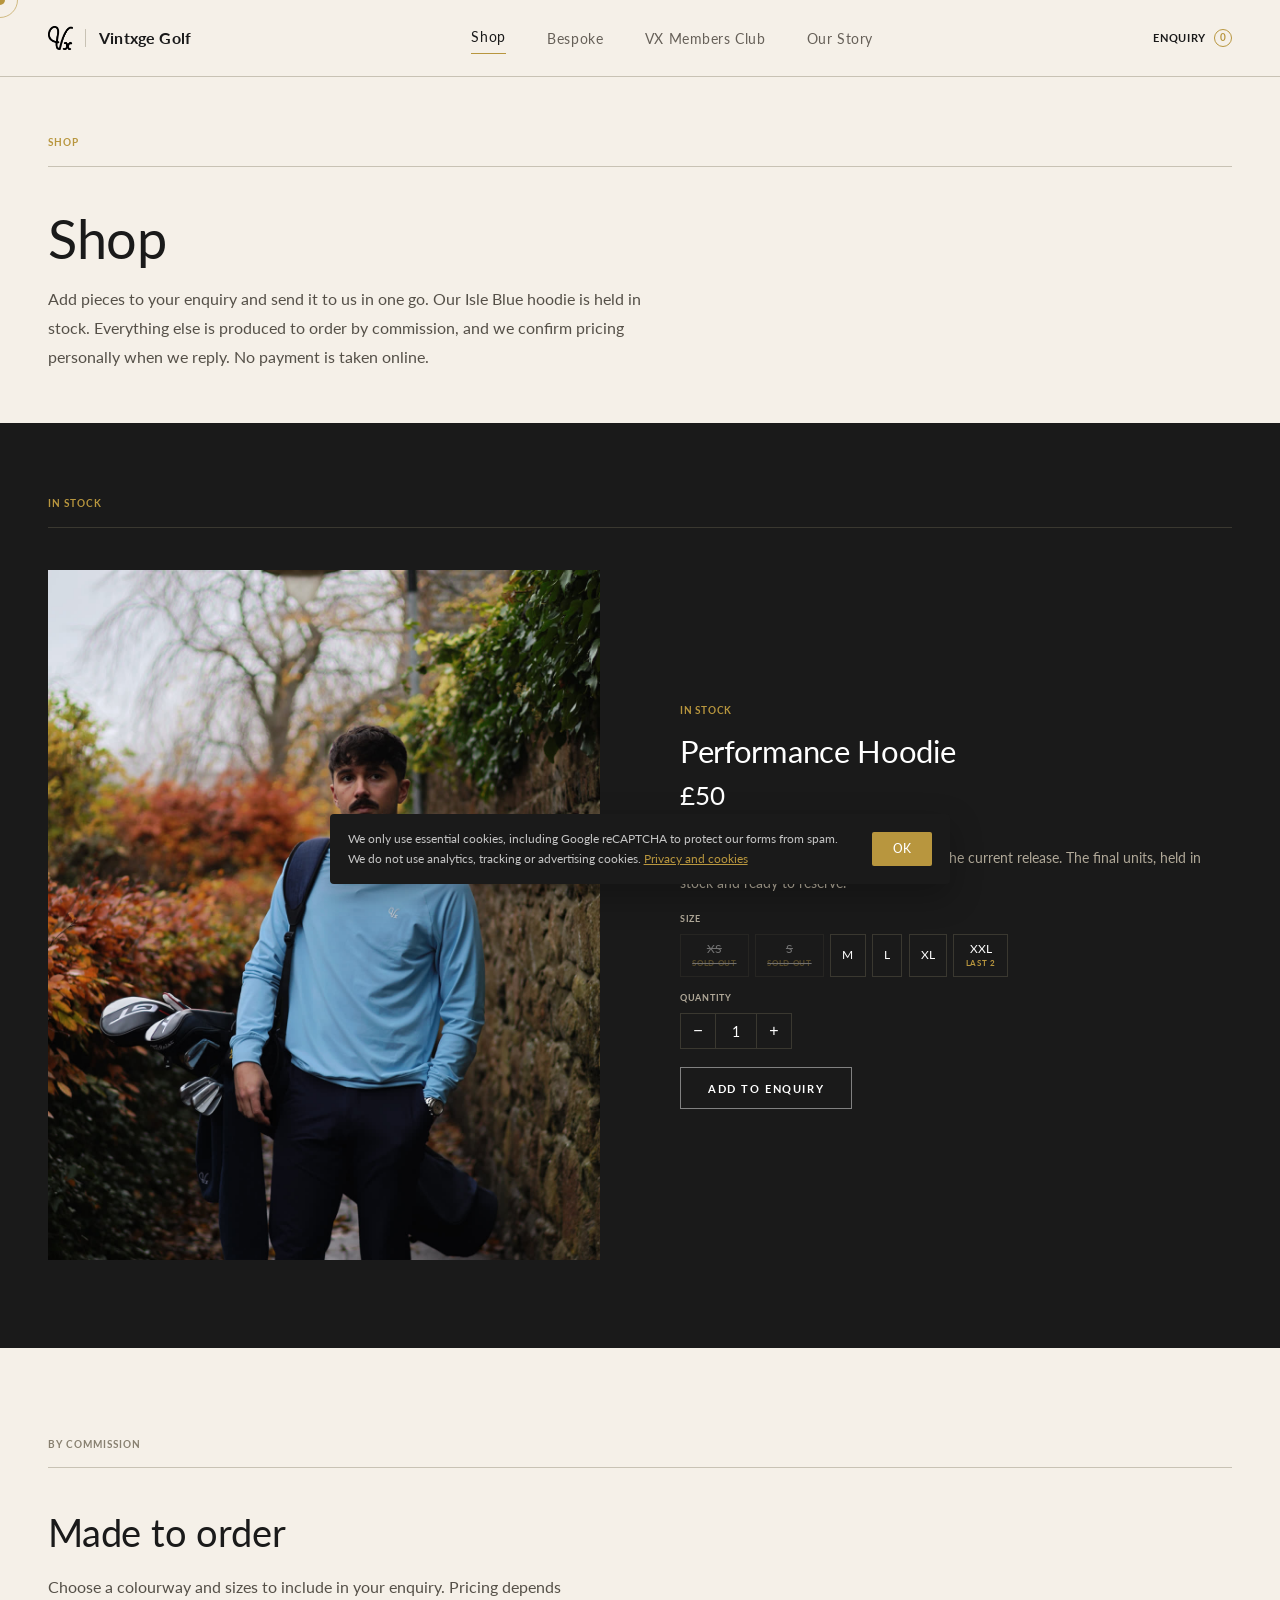
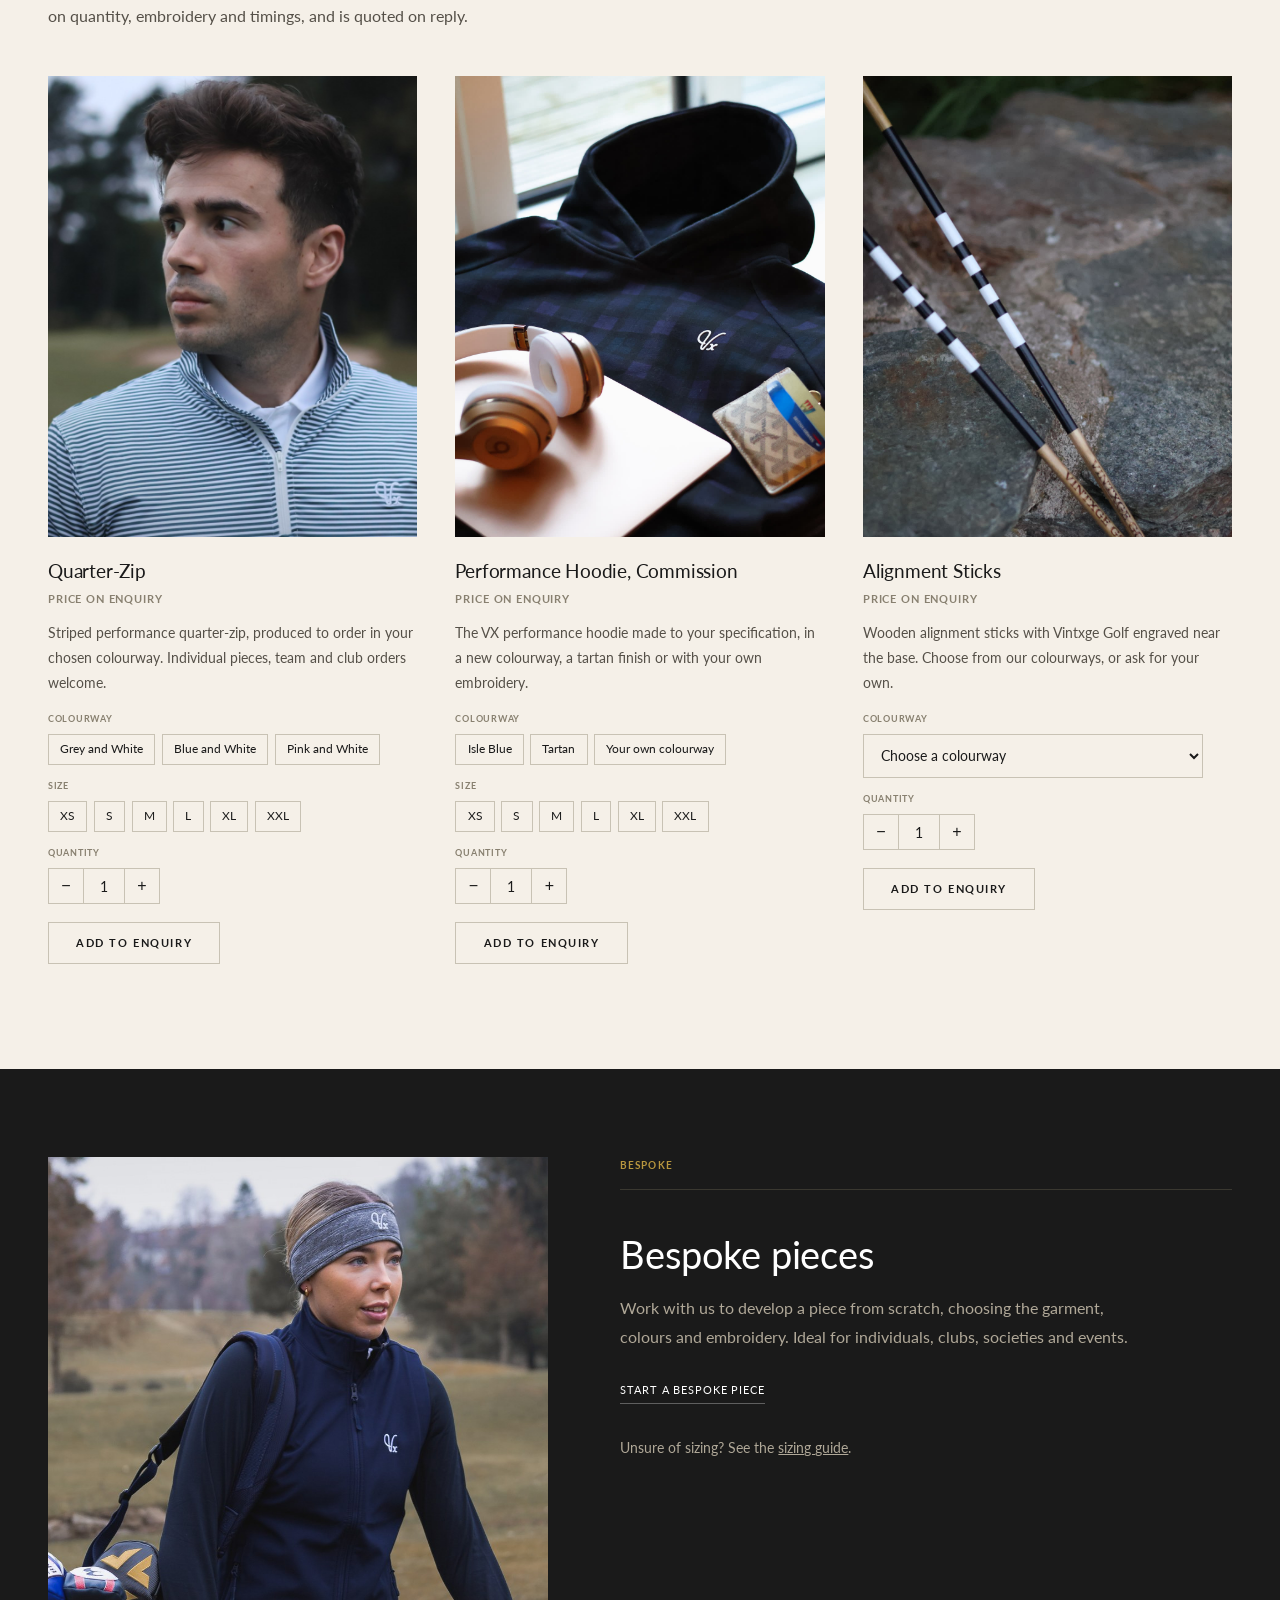
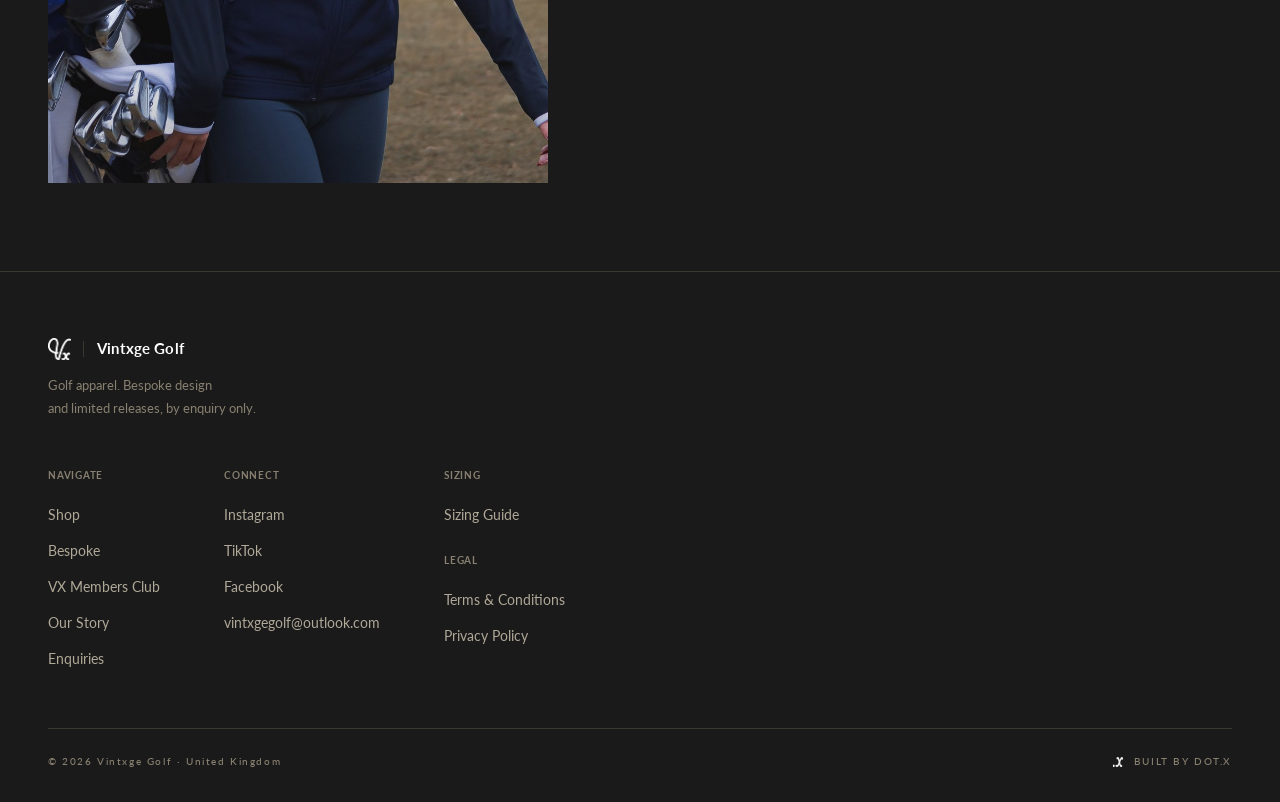
<file: shop.html>
<!DOCTYPE html>
<html lang="en">
<head>
<meta charset="UTF-8">
<meta name="viewport" content="width=device-width, initial-scale=1.0">
<meta name="color-scheme" content="light only">
<meta name="supported-color-schemes" content="light">
<meta name="theme-color" content="#f5f0e8">
<title>Shop | Vintxge Golf</title>
<meta name="description" content="The Vintxge Golf collection. The Isle Blue performance hoodie in stock, with quarter-zips, hoodies and alignment sticks produced to order by commission.">
<meta name="robots" content="index, follow">
<link rel="canonical" href="https://vintxgegolf.com/shop">
<link rel="icon" type="image/x-icon" href="/favicon.ico">
<link rel="icon" type="image/png" sizes="96x96" href="/favicon-96x96.png">
<link rel="apple-touch-icon" sizes="180x180" href="/apple-touch-icon.png">
<link rel="manifest" href="/site.webmanifest">
<meta property="og:type" content="website">
<meta property="og:title" content="Shop | Vintxge Golf">
<meta property="og:description" content="The Vintxge Golf collection. The Isle Blue performance hoodie in stock, with quarter-zips, hoodies and alignment sticks produced to order by commission.">
<meta property="og:url" content="https://vintxgegolf.com/shop">
<meta property="og:image" content="https://vintxgegolf.com/hero-opt.jpeg">
<meta property="og:site_name" content="Vintxge Golf">
<meta property="og:locale" content="en_GB">
<meta name="twitter:card" content="summary_large_image">
<meta name="twitter:title" content="Shop | Vintxge Golf">
<meta name="twitter:description" content="The Vintxge Golf collection. The Isle Blue performance hoodie in stock, with quarter-zips, hoodies and alignment sticks produced to order by commission.">
<meta name="twitter:image" content="https://vintxgegolf.com/hero-opt.jpeg">

<link rel="preconnect" href="https://fonts.googleapis.com">
<link rel="preconnect" href="https://fonts.gstatic.com" crossorigin>
<link href="https://fonts.googleapis.com/css2?family=Lato:wght@300;400;700&display=swap" rel="stylesheet">
<link rel="stylesheet" href="/vx.css">
</head>
<body>
<div class="cursor" id="cursor"></div>
<div class="cursor-ring" id="cursorRing"></div>

<nav>
  <a href="/" class="nav-mark">
    <img src="/vx-mark-black.png" alt="Vx">
    <span class="bar"></span>
    <span class="word">Vintxge Golf</span>
  </a>
  <ul class="nav-links">
    <li><a href="/shop" class="active">Shop</a></li>
    <li><a href="/bespoke">Bespoke</a></li>
    <li><a href="/members">VX Members Club</a></li>
    <li><a href="/story">Our Story</a></li>
  </ul>
  <div class="nav-right">
    <button type="button" class="bk-btn" aria-label="Open your enquiry">Enquiry <span class="bk-count">0</span></button>
    <button class="hamburger" id="hamburger" aria-label="Open menu"><span></span><span></span><span></span></button>
  </div>
</nav>

<div class="mob-nav" id="mobNav">
  <button class="mob-close" id="mobClose" aria-label="Close menu">✕</button>
  <a href="/" class="mob-item">Home</a>
  <a href="/shop" class="mob-item">Shop</a>
  <a href="/bespoke" class="mob-item">Bespoke</a>
  <a href="/members" class="mob-item">VX Members Club</a>
  <a href="/story" class="mob-item">Our Story</a>
  <a href="/#contact" class="mob-item">Contact</a>
</div>

<header class="page-head">
  <div class="section-inner">
    <div class="row-label"><span class="tag gold">Shop</span></div>
    <h1>Shop</h1>
    <p class="s-intro">Add pieces to your enquiry and send it to us in one go. Our Isle Blue hoodie is held in stock. Everything else is produced to order by commission, and we confirm pricing personally when we reply. No payment is taken online.</p>
  </div>
</header>

<section class="dark" style="padding-top:4.5rem">
  <div class="section-inner">
    <div class="row-label"><span class="tag gold">In Stock</span></div>
    <article class="p-card" data-id="hoodie-isle-blue" data-name="Performance Hoodie" data-variant="Isle Blue" data-type="stock" data-price="50" data-img="/hoodie-isle-blue-opt.jpeg" data-stock='{"XS": 0, "S": 0, "M": 17, "L": 22, "XL": 14, "XXL": 2}'><div class="feature"><div class="p-media"><img src="/hoodie-isle-blue-opt.jpeg" alt="VX Performance Hoodie in Isle Blue" loading="lazy"></div><div><div class="p-status">In stock</div>
    <h3 class="p-name">Performance Hoodie</h3>
    <div class="p-price">£50</div><div class="p-meta">Isle Blue · 55 remaining</div>
    <p class="p-desc">Our performance hoodie in Isle Blue, from the current release. The final units, held in stock and ready to reserve.</p>
    <div class="p-opts"><div><span class="p-opt-lbl">Size</span><div class="chips" data-opt="size" data-label="Size"><button type="button" class="chip" data-val="XS" aria-pressed="false" disabled>XS<small>Sold out</small></button><button type="button" class="chip" data-val="S" aria-pressed="false" disabled>S<small>Sold out</small></button><button type="button" class="chip" data-val="M" aria-pressed="false">M</button><button type="button" class="chip" data-val="L" aria-pressed="false">L</button><button type="button" class="chip" data-val="XL" aria-pressed="false">XL</button><button type="button" class="chip" data-val="XXL" aria-pressed="false">XXL<small>Last 2</small></button></div></div><div><span class="p-opt-lbl">Quantity</span><div class="qty"><button type="button" data-step="-1" aria-label="Decrease">−</button><input type="number" min="1" value="1" aria-label="Quantity"><button type="button" data-step="1" aria-label="Increase">+</button></div></div></div>
    <button type="button" class="btn p-add">Add to enquiry</button>
    <div class="p-hint" aria-live="polite"></div></div></div></article>
  </div>
</section>

<section>
  <div class="section-inner">
    <div class="row-label"><span class="tag">By Commission</span></div>
    <h2 class="s-h2">Made to order</h2>
    <p class="s-intro" style="margin-bottom:2.8rem">Choose a colourway and sizes to include in your enquiry. Pricing depends on quantity, embroidery and timings, and is quoted on reply.</p>
    <div class="shop-grid">
      <div id="quarter-zip"><article class="p-card" data-id="quarter-zip" data-name="Quarter-Zip" data-type="bespoke" data-img="/qz-grey-opt.jpeg">
  <div class="p-media"><img src="/qz-grey-opt.jpeg" alt="VX Quarter-Zip" loading="lazy"></div>
  <h3 class="p-name">Quarter-Zip</h3>
  <div class="p-meta">Price on enquiry</div>
  <p class="p-desc">Striped performance quarter-zip, produced to order in your chosen colourway. Individual pieces, team and club orders welcome.</p>
  <div class="p-opts"><div><span class="p-opt-lbl">Colourway</span><div class="chips" data-opt="colour" data-label="Colourway"><button type="button" class="chip" data-val="Grey and White" aria-pressed="false" data-img="/qz-grey-opt.jpeg">Grey and White</button><button type="button" class="chip" data-val="Blue and White" aria-pressed="false" data-img="/qz-blue-opt.jpeg">Blue and White</button><button type="button" class="chip" data-val="Pink and White" aria-pressed="false" data-img="/qz-pink-opt.jpeg">Pink and White</button></div></div><div><span class="p-opt-lbl">Size</span><div class="chips" data-opt="size" data-label="Size"><button type="button" class="chip" data-val="XS" aria-pressed="false">XS</button><button type="button" class="chip" data-val="S" aria-pressed="false">S</button><button type="button" class="chip" data-val="M" aria-pressed="false">M</button><button type="button" class="chip" data-val="L" aria-pressed="false">L</button><button type="button" class="chip" data-val="XL" aria-pressed="false">XL</button><button type="button" class="chip" data-val="XXL" aria-pressed="false">XXL</button></div></div><div><span class="p-opt-lbl">Quantity</span><div class="qty"><button type="button" data-step="-1" aria-label="Decrease">−</button><input type="number" min="1" value="1" aria-label="Quantity"><button type="button" data-step="1" aria-label="Increase">+</button></div></div></div>
  <button type="button" class="btn ghost p-add">Add to enquiry</button>
  <div class="p-hint" aria-live="polite"></div>
</article></div>
      <div id="hoodie-commission"><article class="p-card" data-id="hoodie-commission" data-name="Performance Hoodie, Commission" data-type="bespoke" data-img="/commission-detail-opt.jpeg">
  <div class="p-media"><img src="/commission-detail-opt.jpeg" alt="VX commission hoodie" loading="lazy"></div>
  <h3 class="p-name">Performance Hoodie, Commission</h3>
  <div class="p-meta">Price on enquiry</div>
  <p class="p-desc">The VX performance hoodie made to your specification, in a new colourway, a tartan finish or with your own embroidery.</p>
  <div class="p-opts"><div><span class="p-opt-lbl">Colourway</span><div class="chips" data-opt="colour" data-label="Colourway"><button type="button" class="chip" data-val="Isle Blue" aria-pressed="false" data-img="/hoodie-isle-blue-opt.jpeg">Isle Blue</button><button type="button" class="chip" data-val="Tartan" aria-pressed="false" data-img="/commission-detail-opt.jpeg">Tartan</button><button type="button" class="chip" data-val="Your own colourway" aria-pressed="false" data-img="/commission-detail-opt.jpeg">Your own colourway</button></div></div><div><span class="p-opt-lbl">Size</span><div class="chips" data-opt="size" data-label="Size"><button type="button" class="chip" data-val="XS" aria-pressed="false">XS</button><button type="button" class="chip" data-val="S" aria-pressed="false">S</button><button type="button" class="chip" data-val="M" aria-pressed="false">M</button><button type="button" class="chip" data-val="L" aria-pressed="false">L</button><button type="button" class="chip" data-val="XL" aria-pressed="false">XL</button><button type="button" class="chip" data-val="XXL" aria-pressed="false">XXL</button></div></div><div><span class="p-opt-lbl">Quantity</span><div class="qty"><button type="button" data-step="-1" aria-label="Decrease">−</button><input type="number" min="1" value="1" aria-label="Quantity"><button type="button" data-step="1" aria-label="Increase">+</button></div></div></div>
  <button type="button" class="btn ghost p-add">Add to enquiry</button>
  <div class="p-hint" aria-live="polite"></div>
</article></div>
      <div id="alignment-sticks"><article class="p-card" data-id="alignment-sticks" data-name="Alignment Sticks" data-type="bespoke" data-img="/sticks-rock-opt.jpeg">
  <div class="p-media"><img src="/sticks-rock-opt.jpeg" alt="VX Alignment Sticks" loading="lazy"></div>
  <h3 class="p-name">Alignment Sticks</h3>
  <div class="p-meta">Price on enquiry</div>
  <p class="p-desc">Wooden alignment sticks with Vintxge Golf engraved near the base. Choose from our colourways, or ask for your own.</p>
  <div class="p-opts"><div><span class="p-opt-lbl">Colourway</span><select class="p-select" data-opt="colour" data-label="Colourway" aria-label="Colourway"><option value="">Choose a colourway</option><option value="Black and White" data-img="/sticks-rock-opt.jpeg">Black and White</option><option value="Baby Blue and White" data-img="/sticks-flatlay-opt.jpeg">Baby Blue and White</option><option value="Pink and White" data-img="/sticks-rock-opt.jpeg">Pink and White</option><option value="Red, White and Black" data-img="/sticks-rock-opt.jpeg">Red, White and Black</option><option value="Yellow and Black" data-img="/sticks-rock-opt.jpeg">Yellow and Black</option><option value="Pink, White and Green" data-img="/sticks-rock-opt.jpeg">Pink, White and Green</option><option value="Neon and Dark Green" data-img="/sticks-rock-opt.jpeg">Neon and Dark Green</option><option value="Baby Blue, Blue, White and Black" data-img="/sticks-flatlay-opt.jpeg">Baby Blue, Blue, White and Black</option><option value="Blue, Baby Blue, Yellow, Orange and Black" data-img="/sticks-flatlay-opt.jpeg">Blue, Baby Blue, Yellow, Orange and Black</option></select></div><div><span class="p-opt-lbl">Quantity</span><div class="qty"><button type="button" data-step="-1" aria-label="Decrease">−</button><input type="number" min="1" value="1" aria-label="Quantity"><button type="button" data-step="1" aria-label="Increase">+</button></div></div></div>
  <button type="button" class="btn ghost p-add">Add to enquiry</button>
  <div class="p-hint" aria-live="polite"></div>
</article></div>
    </div>
  </div>
</section>

<section class="dark">
  <div class="section-inner split">
    <div class="frame"><img src="/brand-model-opt.jpeg" alt="Bespoke Vintxge Golf" loading="lazy"></div>
    <div>
      <div class="row-label"><span class="tag gold">Bespoke</span></div>
      <h2 class="s-h2">Bespoke pieces</h2>
      <p class="s-intro">Work with us to develop a piece from scratch, choosing the garment, colours and embroidery. Ideal for individuals, clubs, societies and events.</p>
      <a href="/bespoke#builder" class="text-link">Start a bespoke piece</a>
      <p class="s-intro" style="margin-top:2rem;font-size:.85rem">Unsure of sizing? See the <a href="/sizing-guide" style="text-decoration:underline">sizing guide</a>.</p>
    </div>
  </div>
</section>

<!-- ENQUIRY BASKET -->
<div class="bk-overlay" id="bkOverlay"></div>
<aside class="bk-drawer" id="bkDrawer" aria-hidden="true" aria-label="Your enquiry">
  <div class="bk-head"><h3>Your enquiry</h3><button type="button" class="bk-close" aria-label="Close">✕</button></div>
  <div class="bk-body">
    <div id="bkList"></div>
    <div class="bk-sum" id="bkSum"></div>
    <div class="bk-step" id="bkStep" style="display:none">
      <h4>Send your enquiry</h4>
      <div class="bk-form">
        <form class="form" id="basketForm" action="https://formspree.io/f/mvzezqzn" method="POST">
          <input type="hidden" name="enquiry_type" value="Enquiry basket">
          <input type="hidden" name="basket_summary">
          <input type="hidden" name="basket_items">
          <input type="hidden" name="in_stock_total">
          <div><label for="bk-name">Name</label><input type="text" id="bk-name" name="name" required></div>
          <div><label for="bk-email">Email</label><input type="email" id="bk-email" name="email" required></div>
          <div><label for="bk-phone">Phone (optional)</label><input type="tel" id="bk-phone" name="phone"></div>
          <div><label for="bk-country">Delivery country</label><input type="text" id="bk-country" name="delivery_country" value="United Kingdom" required></div>
          <div><label for="bk-note">Anything else we should know</label><textarea id="bk-note" name="message" style="min-height:70px" placeholder="Team or club order, deadlines, embroidery details"></textarea></div>
          <button type="submit" class="form-submit">Send enquiry</button>
        </form>
      </div>
      <div class="bk-done" id="bkDone"><b>Enquiry received.</b><p>Thank you. We will reply personally within 24 hours to confirm availability, pricing and delivery. No payment is taken online.</p></div>
    </div>
  </div>
</aside>

<footer>
  <div class="f-inner">
  <div class="f-brand">
    <div class="f-mark">
      <img src="/vx-mark-white.png" alt="Vx">
      <span class="bar"></span>
      <span class="word">Vintxge Golf</span>
    </div>
    <p class="f-tagline">Golf apparel. Bespoke design<br>and limited releases, by enquiry only.</p>
  </div>
  <div class="f-cols">
    <div class="f-col">
      <h4>Navigate</h4>
      <ul>
        <li><a href="/shop">Shop</a></li>
        <li><a href="/bespoke">Bespoke</a></li>
        <li><a href="/members">VX Members Club</a></li>
        <li><a href="/story">Our Story</a></li>
        <li><a href="/#contact">Enquiries</a></li>
      </ul>
    </div>
    <div class="f-col">
      <h4>Connect</h4>
      <ul>
        <li><a href="https://www.instagram.com/vintxgegolf/" target="_blank" rel="noopener noreferrer">Instagram</a></li>
        <li><a href="https://www.tiktok.com/@vintxgegolf" target="_blank" rel="noopener noreferrer">TikTok</a></li>
        <li><a href="https://www.facebook.com/profile.php?id=61550872304245" target="_blank" rel="noopener noreferrer">Facebook</a></li>
        <li><a href="mailto:vintxgegolf@outlook.com">vintxgegolf@outlook.com</a></li>
      </ul>
    </div>
    <div class="f-col">
      <h4>Sizing</h4>
      <ul><li><a href="/sizing-guide">Sizing Guide</a></li></ul>
      <h4 style="margin-top:1.6rem">Legal</h4>
      <ul>
        <li><a href="/terms-and-conditions">Terms &amp; Conditions</a></li>
        <li><a href="/privacy-policy">Privacy Policy</a></li>
      </ul>
    </div>
  </div>
  <div class="f-bottom">
    <span class="f-copy">© 2026 Vintxge Golf · United Kingdom</span>
    <a href="https://dotxrepresentative.com" target="_blank" rel="noopener noreferrer" class="f-built">
      <img src="/dotx-logo-white.png" alt="dot.x">
      Built by dot.x
    </a>
  </div>
  </div>
</footer>
<script src="/vx.js"></script>
<script src="/vx-kit.js"></script>
</body>
</html>
</file>
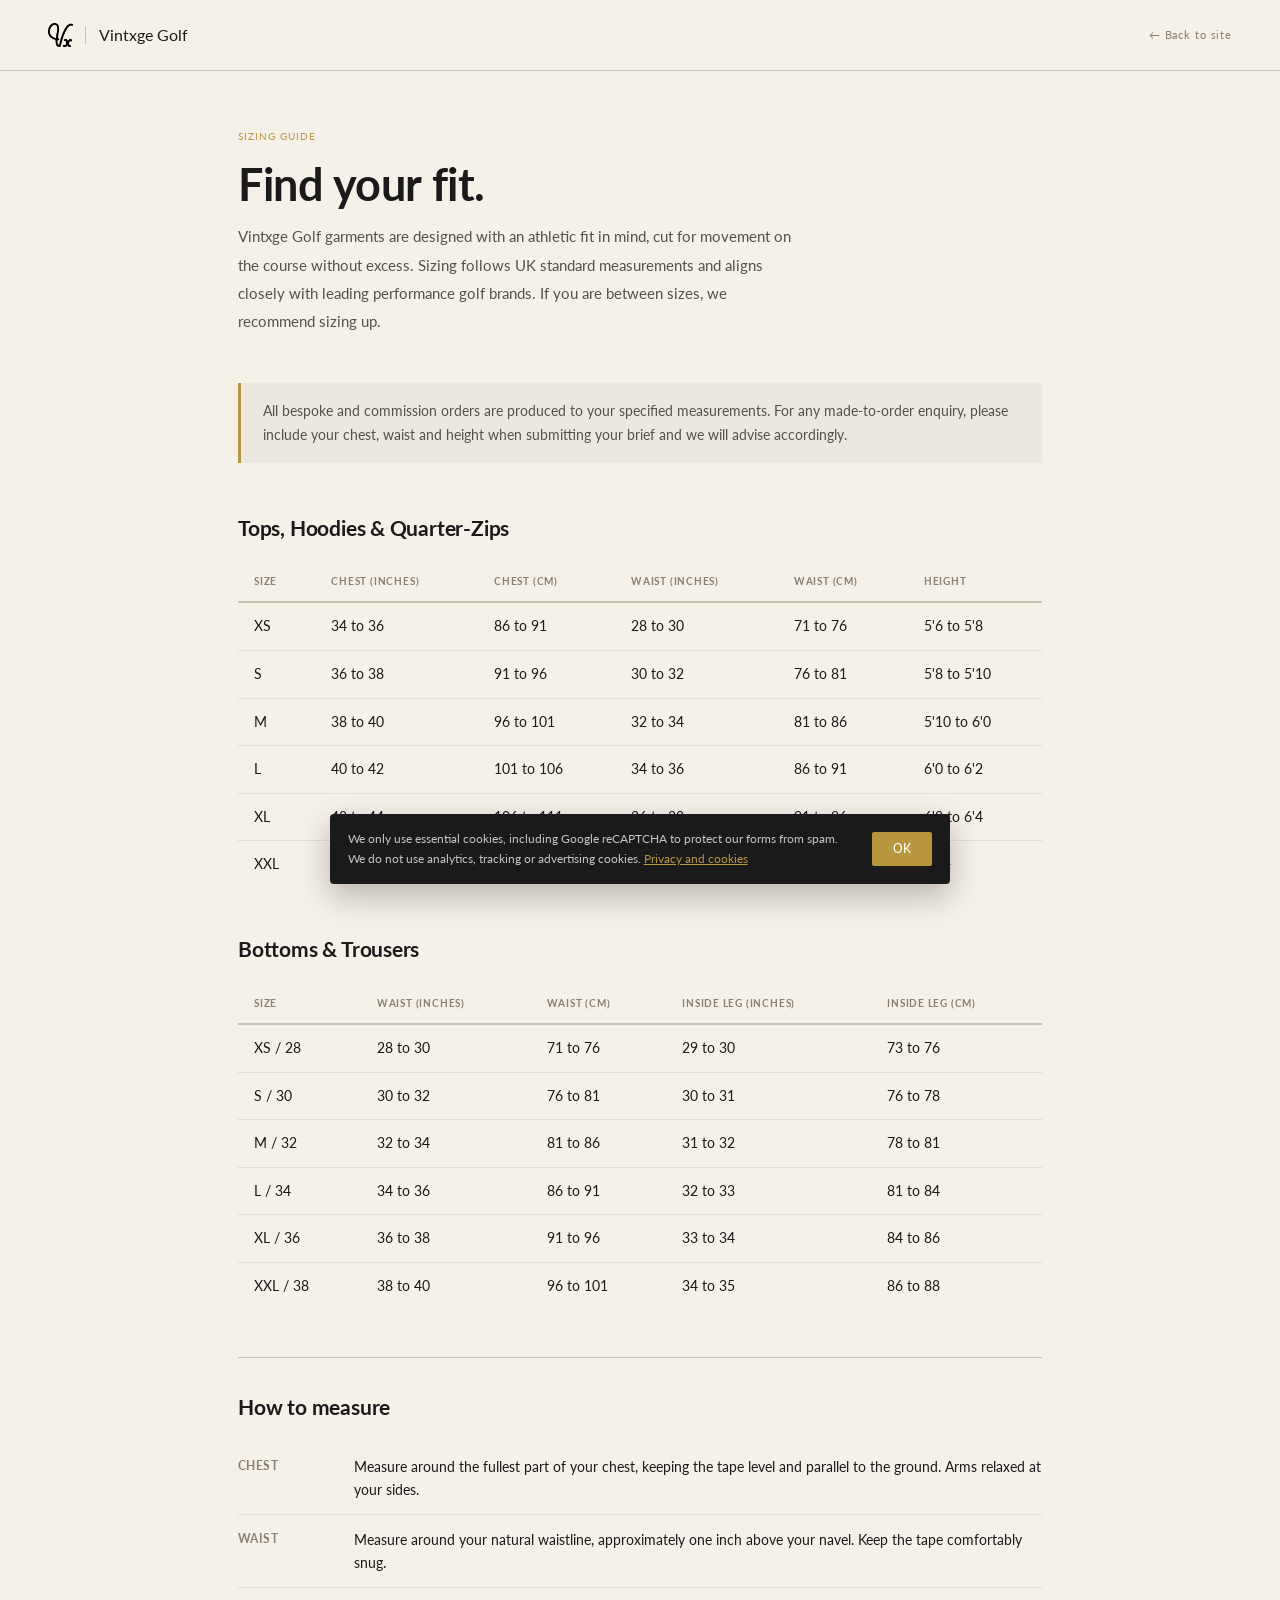
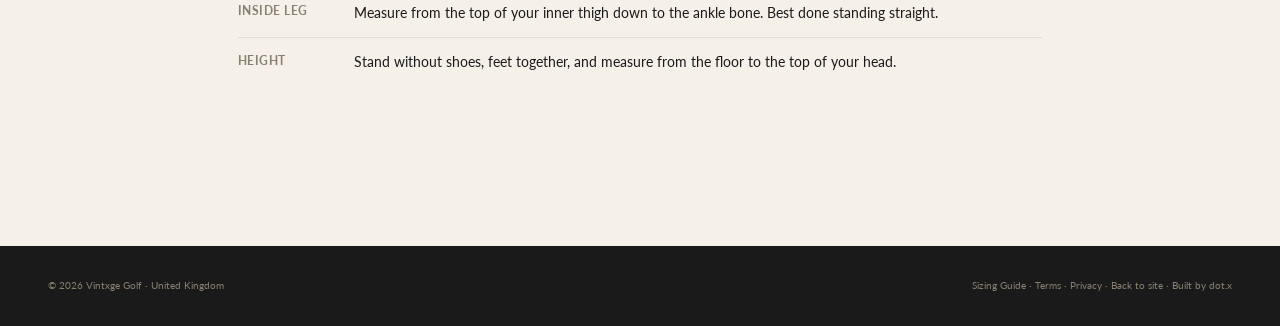
<file: sizing-guide.html>
<!DOCTYPE html>
<html lang="en">
<head>
<meta charset="UTF-8">
<meta name="viewport" content="width=device-width, initial-scale=1.0">
<meta name="color-scheme" content="light only">
<title>Sizing Guide | Vintxge Golf</title>
<meta name="description" content="Vintxge Golf sizing guide for tops, hoodies and trousers, with chest, waist and length measurements.">
<meta name="robots" content="index, follow">
<link rel="canonical" href="https://vintxgegolf.com/sizing-guide">
<link rel="icon" type="image/x-icon" href="favicon.ico">
<link rel="icon" type="image/png" sizes="96x96" href="favicon-96x96.png">
<link rel="apple-touch-icon" sizes="180x180" href="apple-touch-icon.png">
<link rel="manifest" href="site.webmanifest">
<meta name="theme-color" content="#f5f0e8">
<meta property="og:type" content="website">
<meta property="og:title" content="Sizing Guide | Vintxge Golf">
<meta property="og:description" content="Vintxge Golf sizing guide for tops, hoodies and trousers, with chest, waist and length measurements.">
<meta property="og:url" content="https://vintxgegolf.com/sizing-guide">
<meta property="og:image" content="https://vintxgegolf.com/hero-opt.jpeg">
<meta property="og:site_name" content="Vintxge Golf">
<meta property="og:locale" content="en_GB">
<meta name="twitter:card" content="summary_large_image">
<meta name="twitter:title" content="Sizing Guide | Vintxge Golf">
<meta name="twitter:description" content="Vintxge Golf sizing guide for tops, hoodies and trousers, with chest, waist and length measurements.">
<meta name="twitter:image" content="https://vintxgegolf.com/hero-opt.jpeg">
<link rel="preconnect" href="https://fonts.googleapis.com">
<link rel="preconnect" href="https://fonts.gstatic.com" crossorigin>
<link href="https://fonts.googleapis.com/css2?family=Lato:wght@400;700&display=swap" rel="stylesheet">
<style>
*,*::before,*::after{box-sizing:border-box;margin:0;padding:0}
:root{
  --white:#ffffff;--black:#1a1a1a;--cream:#f5f0e8;--grey:#c8c2b4;--gold:#b8963e;
  --serif:'Lato',system-ui,sans-serif;--body:'Lato',system-ui,sans-serif;--mono:'Lato',system-ui,sans-serif;
}
html{color-scheme:light}
body{font-family:var(--body);background:var(--cream);color:var(--black);font-size:16px;line-height:1.6;-webkit-font-smoothing:antialiased}
a{color:inherit;text-decoration:none}

nav{
  position:fixed;top:0;left:0;right:0;z-index:200;
  display:flex;align-items:center;justify-content:space-between;
  padding:1.4rem 3rem;
  background:rgba(245,240,232,0.95);backdrop-filter:blur(8px);
  border-bottom:1px solid var(--grey);
}
.nav-mark{display:flex;align-items:center;gap:.8rem;text-decoration:none}
.nav-mark img{height:24px;width:auto}
.nav-mark .bar{width:1px;height:18px;background:var(--grey)}
.nav-mark .word{font-family:var(--serif);font-weight:400;font-size:1rem;color:var(--black)}
.nav-back{font-family:var(--mono);font-size:0.68rem;letter-spacing:.08em;color:#888070;transition:color .2s}
.nav-back:hover{color:var(--black)}
@media(max-width:600px){nav{padding:1rem 1.5rem}}

.page{max-width:900px;margin:0 auto;padding:8rem 3rem 5rem}
@media(max-width:600px){.page{padding:6rem 1.5rem 4rem}}

.page-label{font-family:var(--mono);font-size:0.64rem;letter-spacing:.1em;text-transform:uppercase;color:var(--gold);margin-bottom:1rem}
h1{font-family:var(--serif);font-weight:400;font-size:clamp(1.8rem,3.5vw,2.8rem);line-height:1.1;margin-bottom:.6rem}
.intro{font-size:0.95rem;line-height:1.85;color:#555048;max-width:560px;margin-bottom:3rem;margin-top:.8rem}

.sizing-note{
  background:#ede8df;border-left:3px solid var(--gold);
  padding:1rem 1.4rem;margin-bottom:3rem;
  font-size:0.88rem;line-height:1.7;color:#555048;
}

h2{font-family:var(--serif);font-weight:400;font-size:1.3rem;margin-bottom:1.2rem;margin-top:2.8rem}
h2:first-of-type{margin-top:0}

table{width:100%;border-collapse:collapse;margin-bottom:2.4rem;font-size:0.88rem}
thead th{
  font-family:var(--mono);font-size:0.62rem;letter-spacing:.08em;text-transform:uppercase;
  color:#888070;padding:.7rem 1rem;border-bottom:2px solid var(--grey);text-align:left;
}
tbody td{padding:.75rem 1rem;border-bottom:1px solid rgba(200,194,180,0.4);color:var(--black)}
tbody tr:last-child td{border-bottom:none}
tbody tr:hover td{background:rgba(200,194,180,0.15)}
@media(max-width:600px){table{font-size:0.8rem}thead th,tbody td{padding:.6rem .6rem}}

.measure-guide{margin-top:3rem;padding-top:2rem;border-top:1px solid var(--grey)}
.measure-guide h2{margin-top:0}
.measure-list{list-style:none;margin-top:1rem}
.measure-list li{
  display:flex;gap:1rem;padding:.8rem 0;border-bottom:1px solid rgba(200,194,180,0.4);
  font-size:0.9rem;line-height:1.6;color:var(--black);
}
.measure-list li:last-child{border-bottom:none}
.measure-list li strong{font-family:var(--mono);font-size:0.72rem;letter-spacing:.04em;text-transform:uppercase;min-width:100px;color:#888070;flex-shrink:0;padding-top:.1rem}

footer.page-footer{
  background:var(--black);color:var(--white);
  padding:2rem 3rem;margin-top:5rem;
  display:flex;justify-content:space-between;align-items:center;flex-wrap:wrap;gap:1rem;
  font-family:var(--mono);font-size:0.62rem;color:#888070;
}
footer.page-footer a{color:#888070;transition:color .2s}
footer.page-footer a:hover{color:var(--gold)}
@media(max-width:600px){footer.page-footer{padding:1.5rem}}
</style>
<style>
/* ===== SHARED KIT: reCAPTCHA and cookie notice ===== */
.rc-wrap{padding:1rem 1.25rem .9rem;display:flex;flex-direction:column;gap:.55rem}
.rc-widget{min-height:78px}
.rc-msg{display:none;font-size:.78rem;line-height:1.5;color:#c0392b}
.rc-msg.show{display:block}
.rc-note{font-size:.68rem;line-height:1.6;opacity:.75;margin:0}
.rc-note a{text-decoration:underline}
@media(max-width:360px){.rc-widget{transform:scale(.88);transform-origin:0 0;min-height:70px}}
.kit-hp{position:absolute!important;left:-10000px!important;width:1px;height:1px;overflow:hidden}
.ck-bar{position:fixed;left:16px;right:16px;bottom:16px;z-index:100000;max-width:620px;margin:0 auto;background:#1a1a1a;color:#ffffff;font-family:'Lato',system-ui,sans-serif;
  display:flex;align-items:center;gap:1rem;padding:.95rem 1.1rem;box-shadow:0 12px 32px rgba(0,0,0,.25);border-radius:4px;transform:translateY(140%);transition:transform .45s cubic-bezier(.16,1,.3,1)}
.ck-bar.show{transform:none}
.ck-bar p{margin:0;font-size:.78rem;line-height:1.6;color:rgba(255,255,255,.75);flex:1}
.ck-bar a{color:#b8963e;text-decoration:underline}
.ck-bar button{flex-shrink:0;background:#b8963e;color:#ffffff;border:0;padding:.6rem 1.3rem;font-family:'Lato',system-ui,sans-serif;font-size:.78rem;font-weight:500;letter-spacing:.04em;cursor:pointer;border-radius:2px}
@media(max-width:560px){.ck-bar{flex-direction:column;align-items:stretch;text-align:left}.ck-bar button{width:100%}}
@media(prefers-reduced-motion:reduce){.ck-bar{transition:none}}
h1,h2,h3{font-weight:700;letter-spacing:-.01em}h1 i,h2 i,h3 i{font-style:normal}
</style>
</head>
<body>

<nav>
  <a href="/" class="nav-mark">
    <img src="vx-mark-black.png" alt="Vx">
    <span class="bar"></span>
    <span class="word">Vintxge Golf</span>
  </a>
  <a href="/" class="nav-back">← Back to site</a>
</nav>

<div class="page">
  <p class="page-label">Sizing Guide</p>
  <h1>Find your fit.</h1>
  <p class="intro">Vintxge Golf garments are designed with an athletic fit in mind, cut for movement on the course without excess. Sizing follows UK standard measurements and aligns closely with leading performance golf brands. If you are between sizes, we recommend sizing up.</p>

  <div class="sizing-note">
    All bespoke and commission orders are produced to your specified measurements. For any made-to-order enquiry, please include your chest, waist and height when submitting your brief and we will advise accordingly.
  </div>

  <!-- TOPS / HOODIES / QUARTER-ZIPS -->
  <h2>Tops, Hoodies &amp; Quarter-Zips</h2>
  <table>
    <thead>
      <tr>
        <th>Size</th>
        <th>Chest (inches)</th>
        <th>Chest (cm)</th>
        <th>Waist (inches)</th>
        <th>Waist (cm)</th>
        <th>Height</th>
      </tr>
    </thead>
    <tbody>
      <tr><td>XS</td><td>34 to 36</td><td>86 to 91</td><td>28 to 30</td><td>71 to 76</td><td>5'6 to 5'8</td></tr>
      <tr><td>S</td><td>36 to 38</td><td>91 to 96</td><td>30 to 32</td><td>76 to 81</td><td>5'8 to 5'10</td></tr>
      <tr><td>M</td><td>38 to 40</td><td>96 to 101</td><td>32 to 34</td><td>81 to 86</td><td>5'10 to 6'0</td></tr>
      <tr><td>L</td><td>40 to 42</td><td>101 to 106</td><td>34 to 36</td><td>86 to 91</td><td>6'0 to 6'2</td></tr>
      <tr><td>XL</td><td>42 to 44</td><td>106 to 111</td><td>36 to 38</td><td>91 to 96</td><td>6'2 to 6'4</td></tr>
      <tr><td>XXL</td><td>44 to 46</td><td>111 to 116</td><td>38 to 40</td><td>96 to 101</td><td>6'4+</td></tr>
    </tbody>
  </table>

  <!-- BOTTOMS -->
  <h2>Bottoms &amp; Trousers</h2>
  <table>
    <thead>
      <tr>
        <th>Size</th>
        <th>Waist (inches)</th>
        <th>Waist (cm)</th>
        <th>Inside Leg (inches)</th>
        <th>Inside Leg (cm)</th>
      </tr>
    </thead>
    <tbody>
      <tr><td>XS / 28</td><td>28 to 30</td><td>71 to 76</td><td>29 to 30</td><td>73 to 76</td></tr>
      <tr><td>S / 30</td><td>30 to 32</td><td>76 to 81</td><td>30 to 31</td><td>76 to 78</td></tr>
      <tr><td>M / 32</td><td>32 to 34</td><td>81 to 86</td><td>31 to 32</td><td>78 to 81</td></tr>
      <tr><td>L / 34</td><td>34 to 36</td><td>86 to 91</td><td>32 to 33</td><td>81 to 84</td></tr>
      <tr><td>XL / 36</td><td>36 to 38</td><td>91 to 96</td><td>33 to 34</td><td>84 to 86</td></tr>
      <tr><td>XXL / 38</td><td>38 to 40</td><td>96 to 101</td><td>34 to 35</td><td>86 to 88</td></tr>
    </tbody>
  </table>

  <!-- HOW TO MEASURE -->
  <div class="measure-guide">
    <h2>How to measure</h2>
    <ul class="measure-list">
      <li><strong>Chest</strong>Measure around the fullest part of your chest, keeping the tape level and parallel to the ground. Arms relaxed at your sides.</li>
      <li><strong>Waist</strong>Measure around your natural waistline, approximately one inch above your navel. Keep the tape comfortably snug.</li>
      <li><strong>Inside Leg</strong>Measure from the top of your inner thigh down to the ankle bone. Best done standing straight.</li>
      <li><strong>Height</strong>Stand without shoes, feet together, and measure from the floor to the top of your head.</li>
    </ul>
  </div>

</div>

<footer class="page-footer">
  <span>© 2026 Vintxge Golf · United Kingdom</span>
  <span><a href="/sizing-guide">Sizing Guide</a> · <a href="/terms-and-conditions">Terms</a> · <a href="/privacy-policy">Privacy</a> · <a href="/">Back to site</a> · <a href="https://dotxrepresentative.com" target="_blank" rel="noopener noreferrer">Built by dot.x</a></span>
</footer>

<script>
/* ===== SHARED KIT: reCAPTCHA and cookie notice ===== */
(function(){
  var SITE_KEY='6Lfe2uUtAAAAANqd8pV9O2XDxK7TEW1LigMhl99Z';
  var forms=[].slice.call(document.querySelectorAll('form[action*="formspree.io"]'));

  /* add honeypot, reCAPTCHA box and notice to every enquiry form */
  forms.forEach(function(f){
    if(!f.querySelector('input[name="_gotcha"]')){
      var hp=document.createElement('div');hp.className='kit-hp';hp.setAttribute('aria-hidden','true');
      hp.innerHTML='<label>Leave this field empty <input type="text" name="_gotcha" tabindex="-1" autocomplete="off"></label>';
      f.appendChild(hp);
    }
    var btn=f.querySelector('button[type="submit"],input[type="submit"]');
    var anchor=btn;while(anchor&&anchor.parentNode!==f)anchor=anchor.parentNode;
    var wrap=document.createElement('div');wrap.className='rc-wrap';
    wrap.innerHTML='<div class="rc-widget"></div><p class="rc-msg" role="alert">Please tick the box to confirm you are not a robot.</p>'+
      '<p class="rc-note">This site is protected by reCAPTCHA and the Google <a href="https://policies.google.com/privacy" target="_blank" rel="noopener noreferrer">Privacy Policy</a> and <a href="https://policies.google.com/terms" target="_blank" rel="noopener noreferrer">Terms of Service</a> apply.</p>';
    if(anchor)f.insertBefore(wrap,anchor);else f.appendChild(wrap);
    f._rcWrap=wrap;
  });

  window.kitRecaptchaReady=function(){
    forms.forEach(function(f){
      try{f._rcId=grecaptcha.render(f._rcWrap.querySelector('.rc-widget'),{sitekey:SITE_KEY,theme:'light',callback:function(){f._rcWrap.querySelector('.rc-msg').classList.remove('show')}})}catch(err){}
    });
  };
  if(forms.length){
    var s=document.createElement('script');
    s.src='https://www.google.com/recaptcha/api.js?onload=kitRecaptchaReady&render=explicit';
    s.async=true;s.defer=true;document.head.appendChild(s);
  }

  /* runs before each form's own send script */
  document.addEventListener('submit',function(e){
    var f=e.target;if(forms.indexOf(f)<0)return;
    var hp=f.querySelector('input[name="_gotcha"]');
    if(hp&&hp.value){e.preventDefault();e.stopImmediatePropagation();return}
    var ok=window.grecaptcha&&f._rcId!==undefined&&grecaptcha.getResponse(f._rcId);
    if(!ok){
      e.preventDefault();e.stopImmediatePropagation();
      f._rcWrap.querySelector('.rc-msg').classList.add('show');
      f._rcWrap.scrollIntoView({block:'center',behavior:'smooth'});
      return;
    }
    /* tokens are single use: refresh the box if the form is still showing afterwards */
    setTimeout(function(){if(f.offsetParent!==null){try{grecaptcha.reset(f._rcId)}catch(err){}}},6000);
  },true);

  /* cookie notice */
  var KEY='cookie-notice-ok',seen=false;
  try{seen=localStorage.getItem(KEY)==='1'}catch(err){}
  if(seen)return;
  var bar=document.createElement('div');bar.className='ck-bar';bar.setAttribute('role','region');bar.setAttribute('aria-label','Cookie notice');
  bar.innerHTML='<p>We only use essential cookies, including Google reCAPTCHA to protect our forms from spam. We do not use analytics, tracking or advertising cookies. <a href="#" class="ck-priv">Privacy and cookies</a></p><button type="button">OK</button>';
  document.body.appendChild(bar);
  requestAnimationFrame(function(){requestAnimationFrame(function(){bar.classList.add('show')})});
  bar.querySelector('.ck-priv').addEventListener('click',function(e){e.preventDefault();window.location.href='/privacy-policy';});
  bar.querySelector('button').addEventListener('click',function(){
    try{localStorage.setItem(KEY,'1')}catch(err){}
    bar.classList.remove('show');setTimeout(function(){bar.remove()},500);
  });
})();
</script>
</body>
</html>
</file>
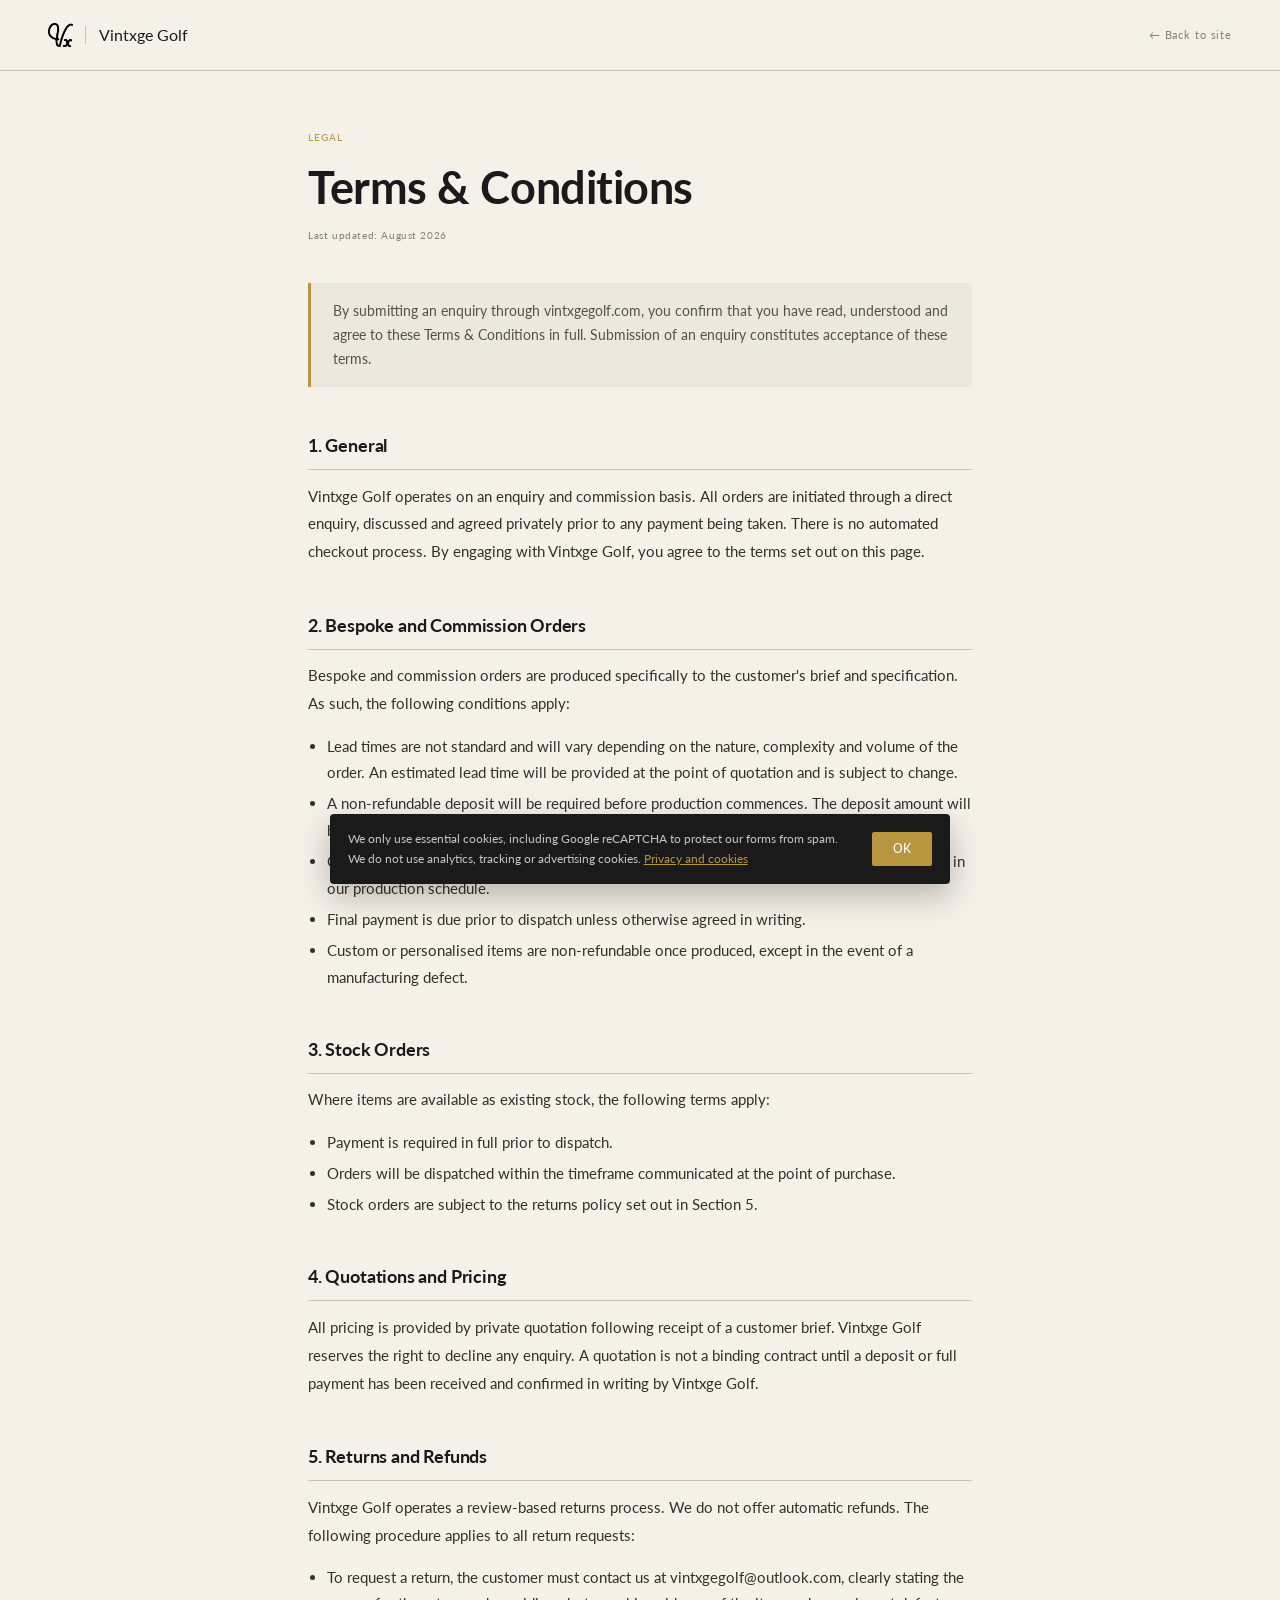
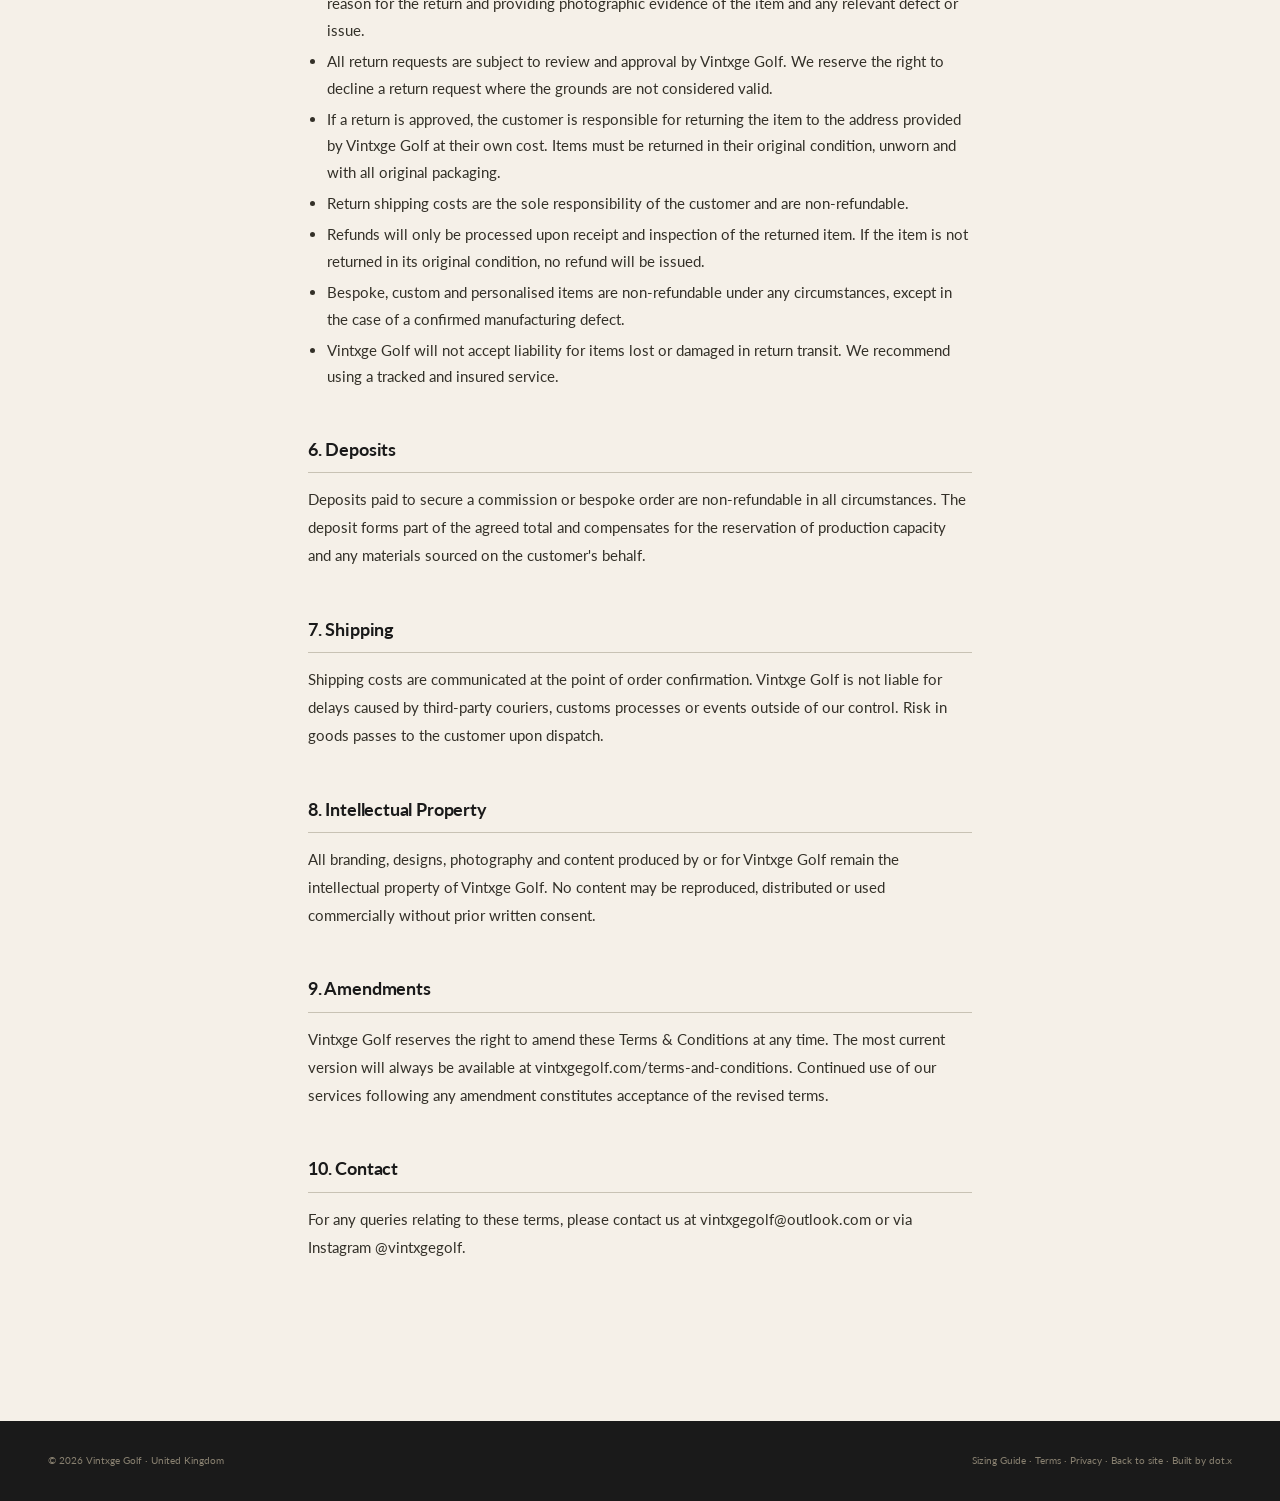
<file: terms-and-conditions.html>
<!DOCTYPE html>
<html lang="en">
<head>
<meta charset="UTF-8">
<meta name="viewport" content="width=device-width, initial-scale=1.0">
<meta name="color-scheme" content="light only">
<title>Terms and Conditions | Vintxge Golf</title>
<meta name="description" content="Terms and Conditions for bespoke, commission and stock orders with Vintxge Golf.">
<meta name="robots" content="index, follow">
<link rel="canonical" href="https://vintxgegolf.com/terms-and-conditions">
<link rel="icon" type="image/x-icon" href="favicon.ico">
<link rel="icon" type="image/png" sizes="96x96" href="favicon-96x96.png">
<link rel="apple-touch-icon" sizes="180x180" href="apple-touch-icon.png">
<link rel="manifest" href="site.webmanifest">
<meta name="theme-color" content="#f5f0e8">
<meta property="og:type" content="website">
<meta property="og:title" content="Terms and Conditions | Vintxge Golf">
<meta property="og:description" content="Terms and Conditions for bespoke, commission and stock orders with Vintxge Golf.">
<meta property="og:url" content="https://vintxgegolf.com/terms-and-conditions">
<meta property="og:image" content="https://vintxgegolf.com/hero-opt.jpeg">
<meta property="og:site_name" content="Vintxge Golf">
<meta property="og:locale" content="en_GB">
<meta name="twitter:card" content="summary_large_image">
<meta name="twitter:title" content="Terms and Conditions | Vintxge Golf">
<meta name="twitter:description" content="Terms and Conditions for bespoke, commission and stock orders with Vintxge Golf.">
<meta name="twitter:image" content="https://vintxgegolf.com/hero-opt.jpeg">
<link rel="preconnect" href="https://fonts.googleapis.com">
<link rel="preconnect" href="https://fonts.gstatic.com" crossorigin>
<link href="https://fonts.googleapis.com/css2?family=Lato:wght@400;700&display=swap" rel="stylesheet">
<style>
*,*::before,*::after{box-sizing:border-box;margin:0;padding:0}
:root{
  --white:#ffffff;--black:#1a1a1a;--cream:#f5f0e8;--grey:#c8c2b4;--gold:#b8963e;
  --serif:'Lato',system-ui,sans-serif;--body:'Lato',system-ui,sans-serif;--mono:'Lato',system-ui,sans-serif;
}
html{color-scheme:light}
body{font-family:var(--body);background:var(--cream);color:var(--black);font-size:16px;line-height:1.6;-webkit-font-smoothing:antialiased}
a{color:inherit;text-decoration:none}

nav{
  position:fixed;top:0;left:0;right:0;z-index:200;
  display:flex;align-items:center;justify-content:space-between;
  padding:1.4rem 3rem;
  background:rgba(245,240,232,0.95);backdrop-filter:blur(8px);
  border-bottom:1px solid var(--grey);
}
.nav-mark{display:flex;align-items:center;gap:.8rem;text-decoration:none}
.nav-mark img{height:24px;width:auto}
.nav-mark .bar{width:1px;height:18px;background:var(--grey)}
.nav-mark .word{font-family:var(--serif);font-weight:400;font-size:1rem;color:var(--black)}
.nav-back{font-family:var(--mono);font-size:0.68rem;letter-spacing:.08em;color:#888070;transition:color .2s}
.nav-back:hover{color:var(--black)}
@media(max-width:600px){nav{padding:1rem 1.5rem}}

.page{max-width:760px;margin:0 auto;padding:8rem 3rem 5rem}
@media(max-width:600px){.page{padding:6rem 1.5rem 4rem}}

.page-label{font-family:var(--mono);font-size:0.64rem;letter-spacing:.1em;text-transform:uppercase;color:var(--gold);margin-bottom:1rem}
h1{font-family:var(--serif);font-weight:400;font-size:clamp(1.8rem,3.5vw,2.8rem);line-height:1.1;margin-bottom:.6rem}
.updated{font-family:var(--mono);font-size:0.62rem;letter-spacing:.06em;color:#888070;margin-bottom:2.4rem;margin-top:.8rem}

.notice{
  background:#ede8df;border-left:3px solid var(--gold);
  padding:1rem 1.4rem;margin-bottom:2.8rem;
  font-size:0.88rem;line-height:1.7;color:#555048;
}

h2{font-family:var(--serif);font-weight:400;font-size:1.15rem;margin-top:2.8rem;margin-bottom:.8rem;padding-bottom:.5rem;border-bottom:1px solid var(--grey)}
h2:first-of-type{margin-top:0}
p{font-size:0.92rem;line-height:1.9;color:#333028;margin-bottom:.9rem}
p:last-child{margin-bottom:0}
ul{margin:.6rem 0 .9rem 1.2rem}
ul li{font-size:0.92rem;line-height:1.8;color:#333028;margin-bottom:.3rem}

footer.page-footer{
  background:var(--black);color:var(--white);
  padding:2rem 3rem;margin-top:5rem;
  display:flex;justify-content:space-between;align-items:center;flex-wrap:wrap;gap:1rem;
  font-family:var(--mono);font-size:0.62rem;color:#888070;
}
footer.page-footer a{color:#888070;transition:color .2s}
footer.page-footer a:hover{color:var(--gold)}
@media(max-width:600px){footer.page-footer{padding:1.5rem}}
</style>
<style>
/* ===== SHARED KIT: reCAPTCHA and cookie notice ===== */
.rc-wrap{padding:1rem 1.25rem .9rem;display:flex;flex-direction:column;gap:.55rem}
.rc-widget{min-height:78px}
.rc-msg{display:none;font-size:.78rem;line-height:1.5;color:#c0392b}
.rc-msg.show{display:block}
.rc-note{font-size:.68rem;line-height:1.6;opacity:.75;margin:0}
.rc-note a{text-decoration:underline}
@media(max-width:360px){.rc-widget{transform:scale(.88);transform-origin:0 0;min-height:70px}}
.kit-hp{position:absolute!important;left:-10000px!important;width:1px;height:1px;overflow:hidden}
.ck-bar{position:fixed;left:16px;right:16px;bottom:16px;z-index:100000;max-width:620px;margin:0 auto;background:#1a1a1a;color:#ffffff;font-family:'Lato',system-ui,sans-serif;
  display:flex;align-items:center;gap:1rem;padding:.95rem 1.1rem;box-shadow:0 12px 32px rgba(0,0,0,.25);border-radius:4px;transform:translateY(140%);transition:transform .45s cubic-bezier(.16,1,.3,1)}
.ck-bar.show{transform:none}
.ck-bar p{margin:0;font-size:.78rem;line-height:1.6;color:rgba(255,255,255,.75);flex:1}
.ck-bar a{color:#b8963e;text-decoration:underline}
.ck-bar button{flex-shrink:0;background:#b8963e;color:#ffffff;border:0;padding:.6rem 1.3rem;font-family:'Lato',system-ui,sans-serif;font-size:.78rem;font-weight:500;letter-spacing:.04em;cursor:pointer;border-radius:2px}
@media(max-width:560px){.ck-bar{flex-direction:column;align-items:stretch;text-align:left}.ck-bar button{width:100%}}
@media(prefers-reduced-motion:reduce){.ck-bar{transition:none}}
h1,h2,h3{font-weight:700;letter-spacing:-.01em}h1 i,h2 i,h3 i{font-style:normal}
</style>
</head>
<body>

<nav>
  <a href="/" class="nav-mark">
    <img src="vx-mark-black.png" alt="Vx">
    <span class="bar"></span>
    <span class="word">Vintxge Golf</span>
  </a>
  <a href="/" class="nav-back">← Back to site</a>
</nav>

<div class="page">
  <p class="page-label">Legal</p>
  <h1>Terms &amp; Conditions</h1>
  <p class="updated">Last updated: August 2026</p>

  <div class="notice">
    By submitting an enquiry through vintxgegolf.com, you confirm that you have read, understood and agree to these Terms &amp; Conditions in full. Submission of an enquiry constitutes acceptance of these terms.
  </div>

  <h2>1. General</h2>
  <p>Vintxge Golf operates on an enquiry and commission basis. All orders are initiated through a direct enquiry, discussed and agreed privately prior to any payment being taken. There is no automated checkout process. By engaging with Vintxge Golf, you agree to the terms set out on this page.</p>

  <h2>2. Bespoke and Commission Orders</h2>
  <p>Bespoke and commission orders are produced specifically to the customer's brief and specification. As such, the following conditions apply:</p>
  <ul>
    <li>Lead times are not standard and will vary depending on the nature, complexity and volume of the order. An estimated lead time will be provided at the point of quotation and is subject to change.</li>
    <li>A non-refundable deposit will be required before production commences. The deposit amount will be confirmed at the quotation stage and deducted from the final balance.</li>
    <li>Once production has commenced, the order cannot be cancelled. The deposit secures your slot in our production schedule.</li>
    <li>Final payment is due prior to dispatch unless otherwise agreed in writing.</li>
    <li>Custom or personalised items are non-refundable once produced, except in the event of a manufacturing defect.</li>
  </ul>

  <h2>3. Stock Orders</h2>
  <p>Where items are available as existing stock, the following terms apply:</p>
  <ul>
    <li>Payment is required in full prior to dispatch.</li>
    <li>Orders will be dispatched within the timeframe communicated at the point of purchase.</li>
    <li>Stock orders are subject to the returns policy set out in Section 5.</li>
  </ul>

  <h2>4. Quotations and Pricing</h2>
  <p>All pricing is provided by private quotation following receipt of a customer brief. Vintxge Golf reserves the right to decline any enquiry. A quotation is not a binding contract until a deposit or full payment has been received and confirmed in writing by Vintxge Golf.</p>

  <h2>5. Returns and Refunds</h2>
  <p>Vintxge Golf operates a review-based returns process. We do not offer automatic refunds. The following procedure applies to all return requests:</p>
  <ul>
    <li>To request a return, the customer must contact us at vintxgegolf@outlook.com, clearly stating the reason for the return and providing photographic evidence of the item and any relevant defect or issue.</li>
    <li>All return requests are subject to review and approval by Vintxge Golf. We reserve the right to decline a return request where the grounds are not considered valid.</li>
    <li>If a return is approved, the customer is responsible for returning the item to the address provided by Vintxge Golf at their own cost. Items must be returned in their original condition, unworn and with all original packaging.</li>
    <li>Return shipping costs are the sole responsibility of the customer and are non-refundable.</li>
    <li>Refunds will only be processed upon receipt and inspection of the returned item. If the item is not returned in its original condition, no refund will be issued.</li>
    <li>Bespoke, custom and personalised items are non-refundable under any circumstances, except in the case of a confirmed manufacturing defect.</li>
    <li>Vintxge Golf will not accept liability for items lost or damaged in return transit. We recommend using a tracked and insured service.</li>
  </ul>

  <h2>6. Deposits</h2>
  <p>Deposits paid to secure a commission or bespoke order are non-refundable in all circumstances. The deposit forms part of the agreed total and compensates for the reservation of production capacity and any materials sourced on the customer's behalf.</p>

  <h2>7. Shipping</h2>
  <p>Shipping costs are communicated at the point of order confirmation. Vintxge Golf is not liable for delays caused by third-party couriers, customs processes or events outside of our control. Risk in goods passes to the customer upon dispatch.</p>

  <h2>8. Intellectual Property</h2>
  <p>All branding, designs, photography and content produced by or for Vintxge Golf remain the intellectual property of Vintxge Golf. No content may be reproduced, distributed or used commercially without prior written consent.</p>

  <h2>9. Amendments</h2>
  <p>Vintxge Golf reserves the right to amend these Terms &amp; Conditions at any time. The most current version will always be available at vintxgegolf.com/terms-and-conditions. Continued use of our services following any amendment constitutes acceptance of the revised terms.</p>

  <h2>10. Contact</h2>
  <p>For any queries relating to these terms, please contact us at vintxgegolf@outlook.com or via Instagram @vintxgegolf.</p>

</div>

<footer class="page-footer">
  <span>© 2026 Vintxge Golf · United Kingdom</span>
  <span><a href="/sizing-guide">Sizing Guide</a> · <a href="/terms-and-conditions">Terms</a> · <a href="/privacy-policy">Privacy</a> · <a href="/">Back to site</a> · <a href="https://dotxrepresentative.com" target="_blank" rel="noopener noreferrer">Built by dot.x</a></span>
</footer>

<script>
/* ===== SHARED KIT: reCAPTCHA and cookie notice ===== */
(function(){
  var SITE_KEY='6Lfe2uUtAAAAANqd8pV9O2XDxK7TEW1LigMhl99Z';
  var forms=[].slice.call(document.querySelectorAll('form[action*="formspree.io"]'));

  /* add honeypot, reCAPTCHA box and notice to every enquiry form */
  forms.forEach(function(f){
    if(!f.querySelector('input[name="_gotcha"]')){
      var hp=document.createElement('div');hp.className='kit-hp';hp.setAttribute('aria-hidden','true');
      hp.innerHTML='<label>Leave this field empty <input type="text" name="_gotcha" tabindex="-1" autocomplete="off"></label>';
      f.appendChild(hp);
    }
    var btn=f.querySelector('button[type="submit"],input[type="submit"]');
    var anchor=btn;while(anchor&&anchor.parentNode!==f)anchor=anchor.parentNode;
    var wrap=document.createElement('div');wrap.className='rc-wrap';
    wrap.innerHTML='<div class="rc-widget"></div><p class="rc-msg" role="alert">Please tick the box to confirm you are not a robot.</p>'+
      '<p class="rc-note">This site is protected by reCAPTCHA and the Google <a href="https://policies.google.com/privacy" target="_blank" rel="noopener noreferrer">Privacy Policy</a> and <a href="https://policies.google.com/terms" target="_blank" rel="noopener noreferrer">Terms of Service</a> apply.</p>';
    if(anchor)f.insertBefore(wrap,anchor);else f.appendChild(wrap);
    f._rcWrap=wrap;
  });

  window.kitRecaptchaReady=function(){
    forms.forEach(function(f){
      try{f._rcId=grecaptcha.render(f._rcWrap.querySelector('.rc-widget'),{sitekey:SITE_KEY,theme:'light',callback:function(){f._rcWrap.querySelector('.rc-msg').classList.remove('show')}})}catch(err){}
    });
  };
  if(forms.length){
    var s=document.createElement('script');
    s.src='https://www.google.com/recaptcha/api.js?onload=kitRecaptchaReady&render=explicit';
    s.async=true;s.defer=true;document.head.appendChild(s);
  }

  /* runs before each form's own send script */
  document.addEventListener('submit',function(e){
    var f=e.target;if(forms.indexOf(f)<0)return;
    var hp=f.querySelector('input[name="_gotcha"]');
    if(hp&&hp.value){e.preventDefault();e.stopImmediatePropagation();return}
    var ok=window.grecaptcha&&f._rcId!==undefined&&grecaptcha.getResponse(f._rcId);
    if(!ok){
      e.preventDefault();e.stopImmediatePropagation();
      f._rcWrap.querySelector('.rc-msg').classList.add('show');
      f._rcWrap.scrollIntoView({block:'center',behavior:'smooth'});
      return;
    }
    /* tokens are single use: refresh the box if the form is still showing afterwards */
    setTimeout(function(){if(f.offsetParent!==null){try{grecaptcha.reset(f._rcId)}catch(err){}}},6000);
  },true);

  /* cookie notice */
  var KEY='cookie-notice-ok',seen=false;
  try{seen=localStorage.getItem(KEY)==='1'}catch(err){}
  if(seen)return;
  var bar=document.createElement('div');bar.className='ck-bar';bar.setAttribute('role','region');bar.setAttribute('aria-label','Cookie notice');
  bar.innerHTML='<p>We only use essential cookies, including Google reCAPTCHA to protect our forms from spam. We do not use analytics, tracking or advertising cookies. <a href="#" class="ck-priv">Privacy and cookies</a></p><button type="button">OK</button>';
  document.body.appendChild(bar);
  requestAnimationFrame(function(){requestAnimationFrame(function(){bar.classList.add('show')})});
  bar.querySelector('.ck-priv').addEventListener('click',function(e){e.preventDefault();window.location.href='/privacy-policy';});
  bar.querySelector('button').addEventListener('click',function(){
    try{localStorage.setItem(KEY,'1')}catch(err){}
    bar.classList.remove('show');setTimeout(function(){bar.remove()},500);
  });
})();
</script>
</body>
</html>
</file>
<file: vx.css>
*,*::before,*::after{box-sizing:border-box;margin:0;padding:0}

/* ============ 5-COLOUR PALETTE ============ */
:root{
  --white:#ffffff;
  --black:#1a1a1a;
  --cream:#f5f0e8;
  --grey:#c8c2b4;
  --gold:#b8963e;

  --serif:'Fraunces',serif;
  --body:'Inter',sans-serif;
  --mono:'DM Mono',monospace;
}

/* light section colours */
.light{ background:var(--cream); color:var(--black); }
.light .sub    { color:#555048; }   /* readable dark grey on cream */
.light .muted  { color:#888070; }   /* secondary info, still legible */
.light .rule   { border-color:var(--grey); }

/* dark section colours */
.dark{ background:var(--black); color:var(--white); }
.dark .sub     { color:#b0a898; }   /* readable light grey on black */
.dark .muted   { color:#787060; }
.dark .rule    { border-color:#3a3830; }

html{
  scroll-behavior:smooth;
  color-scheme:light;
  -webkit-text-size-adjust:100%;
}
body{
  font-family:var(--body);
  background:var(--cream);
  color:var(--black);
  font-size:16px;
  line-height:1.6;
  -webkit-font-smoothing:antialiased;
}
img{max-width:100%;display:block}
a{color:inherit;text-decoration:none}
::selection{background:var(--gold);color:var(--white)}

/* ============ PLACEHOLDER BLOCKS ============ */
.ph{
  background:var(--grey);
  display:flex;align-items:center;justify-content:center;text-align:center;
  color:var(--black);
  font-family:var(--mono);font-size:0.78rem;letter-spacing:.06em;text-transform:uppercase;
  line-height:1.8;padding:1.5rem;border:1px dashed var(--black);min-height:240px;
}
.dark .ph{
  background:#2a2826;
  color:var(--white);
  border-color:var(--white);
}
.ph span{max-width:240px}

/* ============ NAV ============ */
nav{
  position:fixed;top:0;left:0;right:0;z-index:200;
  display:flex;align-items:center;justify-content:space-between;
  padding:1.4rem 3rem;
  background:rgba(245,240,232,0.95);
  backdrop-filter:blur(8px);
  border-bottom:1px solid var(--grey);
}
.nav-mark{display:flex;align-items:center;gap:.8rem;text-decoration:none}
.nav-mark img{height:24px;width:auto}
.nav-mark .bar{width:1px;height:18px;background:var(--grey)}
.nav-mark .word{font-family:var(--serif);font-weight:400;font-size:1rem;color:var(--black)}
.nav-links{display:flex;gap:2.6rem;list-style:none;align-items:center}
.nav-links a{
  font-family:var(--mono);font-size:0.68rem;letter-spacing:.08em;
  color:#666058;transition:color .2s;
}
.nav-links a:hover{color:var(--black)}
.nav-cta{border-bottom:1px solid var(--grey) !important;padding-bottom:2px}
.nav-cta:hover{border-color:var(--gold) !important;color:var(--gold) !important}
.hamburger{display:none;flex-direction:column;gap:5px;background:none;border:none;cursor:pointer;padding:6px}
.hamburger span{display:block;width:20px;height:1px;background:var(--black)}
@media(max-width:880px){.nav-links{display:none}.hamburger{display:flex}nav{padding:1.1rem 1.5rem}}

.mob-nav{
  display:none;position:fixed;inset:0;z-index:300;
  background:var(--cream);flex-direction:column;align-items:center;justify-content:center;gap:2rem;
}
.mob-nav.open{display:flex}
.mob-nav a{font-family:var(--serif);font-size:1.7rem;color:var(--black)}
.mob-close{position:absolute;top:1.5rem;right:1.6rem;background:none;border:none;font-size:1.4rem;cursor:pointer;color:var(--black)}

/* ============ SECTION STRUCTURE ============ */
section{padding:5.5rem 3rem}
.section-inner{max-width:1280px;margin:0 auto}
@media(max-width:600px){section{padding:4rem 1.5rem}}

.row-label{
  display:flex;align-items:baseline;
  padding-bottom:.9rem;margin-bottom:2.6rem;
  border-bottom:1px solid var(--grey);
}
.dark .row-label{border-color:#3a3830}
.row-label .tag{
  font-family:var(--mono);font-size:0.64rem;letter-spacing:.1em;text-transform:uppercase;
  color:#888070;
}
.dark .row-label .tag{color:#b0a898}
.row-label .tag.gold{color:var(--gold)}
.row-label .ct{font-family:var(--mono);font-size:0.64rem;color:#888070}
.dark .row-label .ct{color:#b0a898}

.s-h2{
  font-family:var(--serif);font-weight:400;
  font-size:clamp(1.7rem,3.2vw,2.5rem);
  line-height:1.2;margin-bottom:1.1rem;max-width:640px;
  color:var(--black);
}
.dark .s-h2{color:var(--white)}
.s-h2 i{font-style:italic}

.s-intro{font-size:0.98rem;line-height:1.85;max-width:520px;color:#555048}
.dark .s-intro{color:#b0a898}

/* ============ MEMBERS FORMS ============ */
.members-forms{margin-top:2.4rem;display:flex;flex-direction:column;gap:.6rem}
.members-panel{border:1px solid #3a3830}
.members-panel-btn{
  width:100%;display:flex;justify-content:space-between;align-items:center;
  padding:1.1rem 1.4rem;background:transparent;border:none;cursor:pointer;
  font-family:var(--mono);font-size:0.72rem;letter-spacing:.1em;text-transform:uppercase;
  color:var(--white);text-align:left;transition:background .2s;
}
.members-panel-btn:hover{background:rgba(255,255,255,0.04)}
.members-panel-btn.open{background:rgba(255,255,255,0.06)}
.panel-arrow{font-size:1.1rem;color:var(--gold);transition:transform .25s;line-height:1;flex-shrink:0}
.members-panel-btn.open .panel-arrow{transform:rotate(45deg)}
.members-panel-body{
  display:none;padding:1.4rem;border-top:1px solid #3a3830;
}
.members-panel-body.open{display:block}
.members-code-label{font-family:var(--mono);font-size:0.6rem;letter-spacing:.07em;text-transform:uppercase;color:#888070;margin-bottom:.5rem;display:block}
.members-code-row{display:flex;gap:.8rem;align-items:flex-end}
.members-code-row input{flex:1;background:transparent;border:none;border-bottom:1px solid #3a3830;padding:.7rem 0;font-family:var(--body);font-size:0.95rem;color:var(--white);border-radius:0}
.members-code-row input:focus{outline:none;border-color:var(--gold)}
.members-code-row .form-submit{margin-top:0;padding:.7rem 1.2rem;flex-shrink:0;background:transparent;border:1px solid #3a3830;color:var(--white)}
.members-code-row .form-submit:hover{background:var(--gold);border-color:var(--gold)}
#members .form input,#members .form textarea{background:transparent;border-bottom:1px solid #3a3830;color:var(--white)}
#members .form input:focus,#members .form textarea:focus{border-color:var(--gold)}
#members .form label{color:#888070}
#members .form-submit{background:transparent;border:1px solid #3a3830;color:var(--white)}
#members .form-submit:hover{background:var(--gold);border-color:var(--gold)}
.qz-carousel{position:relative;overflow:hidden}
.qz-slides{display:flex;transition:transform .5s ease}
.qz-slides img{flex-shrink:0;width:100%}
.qz-dots{
  display:flex;justify-content:center;gap:.5rem;
  padding:.8rem 0 0;
}
.qz-dot{
  width:6px;height:6px;border-radius:50%;
  background:rgba(247,245,240,0.3);cursor:pointer;
  transition:background .2s;
}
.qz-dot.active{background:var(--gold)}

/* ============ MEMBERS DARK FIX ============ */
#members.dark .s-h2{color:var(--white)}
#members.dark .s-intro{color:#b0a898}
#members.dark .comm-row p{color:var(--white)}
#members.dark .comm-rows{border-top:1px solid #3a3830;margin-top:1.8rem}
#members.dark .comm-row{border-bottom:1px solid #3a3830}
#members.dark .text-link{color:var(--white);border-color:rgba(255,255,255,0.3)}
#members.dark .text-link:hover{color:var(--gold);border-color:var(--gold)}
#members.dark .row-label{border-color:#3a3830}
#members.dark .row-label .tag{color:var(--gold)}
.scorecard-strip{
  background:var(--cream);
  border-bottom:1px solid var(--grey);
  padding:.75rem 0;
  overflow:hidden;
  white-space:nowrap;
}
.scorecard-inner{
  display:inline-block;
  animation:scroll-left 18s linear infinite;
  font-family:var(--mono);font-size:0.68rem;letter-spacing:.1em;text-transform:uppercase;
  color:#888070;
}
.sc-dot{color:var(--black);padding:0 1.2rem;opacity:.3}
@keyframes scroll-left{
  from{transform:translateX(0)}
  to{transform:translateX(-50%)}
}
.hero{padding:61.8px 0 0;background:var(--cream)}
.hero-frame{
  width:100%;
  aspect-ratio:4/5;
  overflow:hidden;
  position:relative;
}
@media(min-width:700px){.hero-frame{aspect-ratio:16/9}}
.hero-frame img{
  width:100%;height:100%;object-fit:cover;
  object-position:center 65%;
  display:block;
}
.hero-frame::after{
  content:'';
  position:absolute;
  left:0;right:0;bottom:0;
  height:18%;
  background:linear-gradient(to bottom, transparent, var(--cream));
  pointer-events:none;
}
.hero-cap{
  max-width:1280px;margin:0 auto;padding:1.4rem 3rem 0;
  display:flex;justify-content:space-between;align-items:baseline;flex-wrap:wrap;gap:.5rem;
}
.hero-cap-text{
  font-family:var(--serif);font-style:italic;font-weight:400;font-size:1.15rem;
  color:var(--black);max-width:480px;line-height:1.5;
}
.hero-cap-meta{
  font-family:var(--mono);font-size:0.64rem;letter-spacing:.1em;text-transform:uppercase;
  color:#888070;text-align:right;
}
@media(max-width:700px){.hero-cap{flex-direction:column}.hero-cap-meta{text-align:left}}

/* ============ BRAND — LIGHT ============ */
#brand{background:var(--cream);color:var(--black)}
.brand-body{max-width:700px}
.brand-body p{font-size:0.98rem;line-height:1.9;color:var(--black);margin-bottom:1.1rem}
.brand-float{float:right;width:210px;margin:0 0 1.4rem 2.2rem}
.brand-float img{width:100%;aspect-ratio:2/3;object-fit:cover;object-position:center top;display:block}
.brand-clearfix::after{content:'';display:table;clear:both}
.brand-founders{
  display:grid;grid-template-columns:1fr 1fr;gap:1rem;
  margin-top:1.2rem;
  max-width:480px;
}
.founder{position:relative;overflow:hidden}
.founder-photo{
  width:100%;aspect-ratio:1/1;overflow:hidden;
  background:#e9e5d9;
  display:flex;align-items:center;justify-content:center;
  text-align:center;font-family:var(--mono);font-size:0.6rem;
  letter-spacing:.06em;text-transform:uppercase;color:var(--black);
  padding:0;line-height:1.6;
}
.founder-photo img{
  width:100%;height:100%;object-fit:cover;
  object-position:center center;display:block;
}
.founder-overlay{
  position:absolute;bottom:0;left:0;right:0;
  padding:.6rem .8rem;
  background:linear-gradient(to top, rgba(26,26,26,0.82), transparent);
  font-family:var(--serif);font-size:0.82rem;color:#ffffff;font-style:italic;
}
@media(max-width:600px){
  .brand-float{width:130px;margin:0 0 1rem 1.2rem}
  .brand-founders{max-width:100%}
}

.scorecard{margin-top:2.8rem;border-top:1px solid var(--grey)}
.sc-row{
  display:flex;justify-content:space-between;
  padding:.85rem 0;border-bottom:1px solid var(--grey);
  font-family:var(--mono);font-size:0.78rem;
}
.sc-row span:first-child{color:#888070}
.sc-row span:last-child{color:var(--black)}

/* ============ THE EDIT — DARK ============ */
#edit{background:var(--black);color:var(--white)}
.edit-grid{display:grid;grid-template-columns:repeat(4,1fr);gap:0}
.edit-card{position:relative;border-right:1px solid #3a3830;border-bottom:1px solid #3a3830}
.edit-card:nth-child(4){border-right:none}
.edit-card .frame{aspect-ratio:3/4;overflow:hidden}
.edit-card img,.edit-card video{width:100%;height:100%;object-fit:cover;display:block}
.edit-card .cap b{font-family:var(--serif);font-weight:400;font-size:0.92rem;display:block;margin-bottom:.2rem;color:var(--white)}
.edit-card .cap span{font-family:var(--mono);font-size:0.6rem;letter-spacing:.06em;text-transform:uppercase;color:#b0a898}
.edit-pad{padding:1rem 1.4rem 1.4rem}
.edit-card:first-child .edit-pad,.edit-card:nth-child(4n+1) .edit-pad{padding-left:0}
@media(max-width:880px){.edit-grid{grid-template-columns:repeat(2,1fr)}.edit-card:nth-child(2n){border-right:none}}
@media(max-width:560px){.edit-grid{grid-template-columns:1fr}.edit-card{border-right:none!important}}

/* ============ COMMISSION — LIGHT ============ */
#commission{background:var(--cream);color:var(--black)}
.comm-grid{display:grid;grid-template-columns:.85fr 1.15fr;gap:4.5rem;align-items:start}
@media(max-width:880px){.comm-grid{grid-template-columns:1fr;gap:2rem}}
.comm-photo .ph{aspect-ratio:4/5;min-height:auto}
.comm-rows{border-top:1px solid var(--grey);margin-top:1.8rem}
.comm-row{padding:1.3rem 0;border-bottom:1px solid var(--grey);display:flex;gap:1.5rem}
.comm-row .n{font-family:var(--serif);font-style:italic;color:var(--gold);font-size:1rem;flex-shrink:0;width:1.6rem}
.comm-row p{font-size:0.92rem;line-height:1.7;color:var(--black)}
.dark .comm-row p{color:var(--white)}
.dark .text-link{color:var(--white);border-color:rgba(255,255,255,0.3)}
.dark .text-link:hover{color:var(--gold);border-color:var(--gold)}
.dark .s-intro{color:#b0a898}
.text-link{
  font-family:var(--mono);font-size:0.68rem;letter-spacing:.08em;text-transform:uppercase;
  color:var(--black);border-bottom:1px solid var(--grey);padding-bottom:3px;
  display:inline-block;margin-top:1.8rem;transition:border-color .2s,color .2s;
}
.text-link:hover{border-color:var(--gold);color:var(--gold)}

/* ============ DROPS — DARK ============ */
#drops{background:var(--black);color:var(--white)}
.drops-grid{display:grid;grid-template-columns:repeat(3,1fr);gap:3rem}
@media(max-width:880px){.drops-grid{grid-template-columns:1fr 1fr;gap:2rem}}
@media(max-width:600px){.drops-grid{grid-template-columns:1fr}}
.drop-status{
  font-family:var(--mono);font-size:0.6rem;letter-spacing:.08em;
  text-transform:uppercase;color:var(--gold);display:block;margin-bottom:.5rem;
}
.drop-name{font-family:var(--serif);font-weight:400;font-size:1.15rem;margin-bottom:.4rem;color:var(--white)}
.drop-desc{font-size:0.88rem;line-height:1.7;color:#b0a898}

/* ============ MEMBERS — LIGHT ============ */
#members.dark{background:#1a1a1a !important;color:#ffffff !important}
.members-grid{
  display:grid;grid-template-columns:1fr 1fr;gap:0;
  border-top:1px solid var(--grey);border-left:1px solid var(--grey);
}
.tier{padding:2.4rem;border-right:1px solid var(--grey);border-bottom:1px solid var(--grey)}
@media(max-width:760px){.members-grid{grid-template-columns:1fr}.tier{border-right:none}}
.tier-name{font-family:var(--serif);font-weight:400;font-size:1.3rem;margin-bottom:.3rem;color:var(--black)}
.tier-price{font-family:var(--mono);font-size:0.7rem;letter-spacing:.06em;text-transform:uppercase;color:#888070;margin-bottom:1.5rem}
.tier.featured .tier-price{color:var(--gold)}
.tier ul{list-style:none}
.tier li{font-size:0.88rem;line-height:1.7;color:#555048;padding:.6rem 0;border-top:1px solid var(--grey)}
.tier li:first-child{border-top:none}

/* ============ CONTACT — LIGHT ============ */
#contact{background:var(--cream);color:var(--black)}
.contact-grid{display:grid;grid-template-columns:.9fr 1.1fr;gap:4.5rem;align-items:start}
@media(max-width:880px){.contact-grid{grid-template-columns:1fr;gap:2.5rem}}
.contact-info p{font-size:0.95rem;line-height:1.85;color:#555048;margin-bottom:1.6rem;max-width:420px}
.contact-channel{padding:1rem 0;border-top:1px solid var(--grey);display:flex;align-items:baseline;gap:1rem}
.contact-channel:first-of-type{border-top:1px solid var(--grey);margin-top:.6rem}
.contact-channel .lbl{font-family:var(--mono);font-size:0.6rem;letter-spacing:.08em;text-transform:uppercase;color:#888070;width:5.5rem;flex-shrink:0}
.contact-channel a{font-family:var(--body);font-size:0.92rem;color:var(--black);transition:color .2s}
.contact-channel a:hover{color:var(--gold)}

.form{display:flex;flex-direction:column;gap:1.3rem}
.form label{font-family:var(--mono);font-size:0.6rem;letter-spacing:.07em;text-transform:uppercase;color:#888070;margin-bottom:.5rem;display:block}
.form input,.form select,.form textarea{
  width:100%;background:transparent;border:none;border-bottom:1px solid var(--grey);
  padding:.7rem .6rem;font-family:var(--body);font-size:0.95rem;
  color:var(--black);border-radius:0;
}
.form input:focus,.form select:focus,.form textarea:focus{outline:none;border-color:var(--gold)}
.form textarea{resize:vertical;min-height:90px}
.form-submit{
  margin-top:.8rem;background:var(--black);color:var(--white);border:1px solid var(--black);
  padding:.95rem 2rem;font-family:var(--mono);font-size:0.68rem;letter-spacing:.1em;text-transform:uppercase;
  cursor:pointer;transition:background .2s,border-color .2s,color .2s;align-self:flex-start;
}
.form-submit:hover{background:var(--gold);border-color:var(--gold);color:var(--white)}
.form-submit:disabled{opacity:.55;cursor:default}
.f-success{display:none;padding:1.8rem 0;border-top:1px solid var(--gold);color:var(--black)}
.f-success b{font-family:var(--serif);font-size:1.1rem;display:block;margin-bottom:.4rem;color:var(--black)}

/* ============ FOOTER — DARK ============ */
footer{
  background:var(--black);color:var(--white);
  padding:4rem 3rem 2rem;
  border-top:1px solid #3a3830;
}
.f-inner{max-width:1280px;margin:0 auto}
footer .f-brand{margin-bottom:3rem}
footer .f-cols{display:flex;gap:4rem;margin-bottom:3rem}
@media(max-width:600px){footer .f-cols{gap:2.5rem;flex-wrap:wrap}}
.f-col h4{font-family:var(--mono);font-size:0.6rem;letter-spacing:.1em;text-transform:uppercase;color:#888070;margin-bottom:1rem}
.f-col ul{list-style:none}
.f-col li{margin-bottom:.55rem}
.f-col a{font-size:0.88rem;color:#b0a898;transition:color .2s}
.f-col a:hover{color:var(--white)}
.f-mark{display:flex;align-items:center;gap:.8rem;margin-bottom:.8rem}
.f-mark img{height:22px}
.f-mark .bar{width:1px;height:16px;background:#3a3830}
.f-mark .word{font-family:var(--serif);font-size:0.95rem;color:var(--white)}
.f-tagline{font-size:0.84rem;color:#888070;line-height:1.7}
.f-bottom{
  padding-top:1.5rem;border-top:1px solid #3a3830;
  display:flex;justify-content:space-between;align-items:center;flex-wrap:wrap;gap:1rem;
}
@media(max-width:600px){footer{padding:3rem 1.5rem 1.5rem}.f-bottom{flex-direction:column;align-items:flex-start}}
.f-copy{font-family:var(--mono);font-size:0.62rem;color:#888070;letter-spacing:.04em}
.f-built{display:flex;align-items:center;gap:.5rem;font-family:var(--mono);font-size:0.62rem;letter-spacing:.06em;text-transform:uppercase;color:#888070;transition:color .2s}
.f-built img{width:16px;height:16px;border-radius:50%}
.f-built:hover{color:var(--gold)}

/* ============ GOLD TRIM ACCENTS ============ */
.gold-accent{color:var(--gold)}

:focus-visible{outline:2px solid var(--gold);outline-offset:2px}
@media(prefers-reduced-motion:reduce){*{animation-duration:.01ms!important}}

/* ================= VX MULTI-PAGE ADDITIONS ================= */
.nav-links a.active{color:var(--black)}
.nav-links a.active::after{content:'';display:block;height:1px;background:var(--gold);margin-top:3px}
.nav-right{display:flex;align-items:center;gap:1.4rem}
.bk-btn{display:inline-flex;align-items:center;gap:.5rem;background:none;border:none;cursor:pointer;font-family:var(--mono);font-size:0.68rem;letter-spacing:.08em;text-transform:uppercase;color:var(--black);padding:4px 0}
.bk-btn .bk-count{min-width:18px;height:18px;padding:0 5px;border-radius:9px;border:1px solid var(--gold);color:var(--gold);display:inline-flex;align-items:center;justify-content:center;font-size:0.6rem;letter-spacing:0}
.bk-btn.has-items .bk-count{background:var(--gold);color:var(--white)}
@media(max-width:880px){.nav-right{gap:1rem}}

/* static scorecard strip (no scrolling) */
.scorecard-inner{animation:none;display:flex;justify-content:center;flex-wrap:wrap;gap:.2rem 0;width:100%}

/* page header for inner pages */
.page-head{padding:calc(61.8px + 4.5rem) 3rem 3.2rem;background:var(--cream)}
.page-head.dark{background:var(--black)}
.page-head h1{font-family:var(--serif);font-weight:400;font-size:clamp(2rem,4.4vw,3.4rem);line-height:1.12;margin-bottom:1rem;max-width:760px}
.page-head h1 i{font-style:italic}
.page-head.dark h1{color:var(--white)}
.page-head .s-intro{max-width:600px}
@media(max-width:600px){.page-head{padding:calc(56px + 3rem) 1.5rem 2.4rem}}

/* hero actions */
.hero-actions{display:flex;gap:1.6rem;flex-wrap:wrap;align-items:center}
.btn{display:inline-flex;align-items:center;gap:.5rem;background:var(--black);color:var(--white);border:1px solid var(--black);padding:.95rem 1.8rem;font-family:var(--mono);font-size:0.68rem;letter-spacing:.1em;text-transform:uppercase;cursor:pointer;transition:background .2s,border-color .2s,color .2s}
.btn:hover{background:var(--gold);border-color:var(--gold);color:var(--white)}
.btn.ghost{background:transparent;color:var(--black);border-color:var(--grey)}
.btn.ghost:hover{border-color:var(--gold);color:var(--gold);background:transparent}
.dark .btn{background:var(--white);color:var(--black);border-color:var(--white)}
.dark .btn:hover{background:var(--gold);border-color:var(--gold);color:var(--white)}
.dark .btn.ghost{background:transparent;color:var(--white);border-color:#3a3830}
.btn[disabled]{opacity:.45;cursor:default;pointer-events:none}

/* product cards */
.shop-grid{display:grid;grid-template-columns:repeat(3,1fr);gap:3rem 2.4rem}
@media(max-width:980px){.shop-grid{grid-template-columns:1fr 1fr}}
@media(max-width:620px){.shop-grid{grid-template-columns:1fr;gap:2.6rem}}
.p-card{display:flex;flex-direction:column}
.p-media{position:relative;aspect-ratio:4/5;overflow:hidden;background:#e9e5d9;margin-bottom:1.1rem}
.dark .p-media{background:#2a2826}
.p-media img{width:100%;height:100%;object-fit:cover;object-position:center top;transition:opacity .35s ease}
.p-flag{position:absolute;top:.9rem;left:.9rem;background:var(--cream);color:var(--black);font-family:var(--mono);font-size:0.56rem;letter-spacing:.1em;text-transform:uppercase;padding:.35rem .6rem;border:1px solid var(--gold)}
.p-status{font-family:var(--mono);font-size:0.6rem;letter-spacing:.08em;text-transform:uppercase;color:var(--gold);margin-bottom:.45rem}
.p-name{font-family:var(--serif);font-weight:400;font-size:1.2rem;margin-bottom:.25rem}
.p-meta{font-family:var(--mono);font-size:0.66rem;letter-spacing:.06em;text-transform:uppercase;color:#888070;margin-bottom:.75rem}
.dark .p-meta{color:#b0a898}
.p-desc{font-size:0.88rem;line-height:1.75;color:#555048;margin-bottom:1rem}
.dark .p-desc{color:#b0a898}
.p-opts{display:flex;flex-direction:column;gap:.85rem;margin-bottom:1.1rem;margin-top:auto}
.p-opt-lbl{font-family:var(--mono);font-size:0.58rem;letter-spacing:.08em;text-transform:uppercase;color:#888070;margin-bottom:.45rem;display:block}
.chips{display:flex;flex-wrap:wrap;gap:.4rem}
.chip{background:transparent;border:1px solid var(--grey);color:var(--black);font-family:var(--body);font-size:0.78rem;padding:.42rem .7rem;cursor:pointer;transition:border-color .2s,background .2s,color .2s;line-height:1.2}
.chip:hover{border-color:var(--black)}
.chip.on{background:var(--black);border-color:var(--black);color:var(--white)}
.chip[disabled]{opacity:.38;text-decoration:line-through;cursor:default}
.chip small{display:block;font-family:var(--mono);font-size:0.52rem;letter-spacing:.06em;color:var(--gold);margin-top:2px;text-transform:uppercase}
.chip.on small{color:#e9d9a8}
.qty{display:inline-flex;align-items:center;border:1px solid var(--grey)}
.qty button{width:34px;height:34px;background:none;border:none;cursor:pointer;font-size:1rem;color:var(--black)}
.qty input{width:42px;height:34px;border:none;border-left:1px solid var(--grey);border-right:1px solid var(--grey);text-align:center;font-family:var(--body);font-size:0.88rem;background:transparent;color:var(--black);-moz-appearance:textfield}
.qty input::-webkit-outer-spin-button,.qty input::-webkit-inner-spin-button{-webkit-appearance:none;margin:0}
.p-add{align-self:flex-start}
.p-hint{font-family:var(--mono);font-size:0.58rem;letter-spacing:.06em;text-transform:uppercase;color:#c0392b;margin-top:.5rem;min-height:1em}

/* feature (home) */
.feature{display:grid;grid-template-columns:1fr 1fr;gap:4rem;align-items:center}
.feature .p-media{margin-bottom:0}
@media(max-width:880px){.feature{grid-template-columns:1fr;gap:2rem}}

/* teaser cards */
.teasers{display:grid;grid-template-columns:repeat(3,1fr);gap:2.4rem}
@media(max-width:880px){.teasers{grid-template-columns:1fr}}
.teaser .frame{aspect-ratio:4/5;overflow:hidden;margin-bottom:1rem;background:#e9e5d9}
.teaser .frame img{width:100%;height:100%;object-fit:cover;object-position:center top;transition:transform .8s ease}
.teaser:hover .frame img{transform:scale(1.03)}
.teaser b{font-family:var(--serif);font-weight:400;font-size:1.1rem;display:block;margin-bottom:.3rem}
.teaser span{font-family:var(--mono);font-size:0.62rem;letter-spacing:.08em;text-transform:uppercase;color:#888070}

/* split block */
.split{display:grid;grid-template-columns:.9fr 1.1fr;gap:4.5rem;align-items:start}
@media(max-width:880px){.split{grid-template-columns:1fr;gap:2rem}}
.split .frame img{width:100%;aspect-ratio:4/5;object-fit:cover;object-position:center top}

/* bespoke builder */
.builder{border:1px solid var(--grey);padding:2.2rem;background:var(--white)}
@media(max-width:600px){.builder{padding:1.4rem}}
.builder .form{gap:1.2rem}
.b-row{display:grid;grid-template-columns:1fr 1fr;gap:1.2rem}
@media(max-width:600px){.b-row{grid-template-columns:1fr}}
.b-note{font-size:0.82rem;line-height:1.7;color:#555048;margin-top:.2rem}

/* gallery strip */
.gallery{display:grid;grid-template-columns:repeat(4,1fr);gap:.8rem}
@media(max-width:880px){.gallery{grid-template-columns:repeat(2,1fr)}}
.gallery img{width:100%;aspect-ratio:3/4;object-fit:cover;object-position:center top}

/* ================= ENQUIRY BASKET ================= */
.bk-overlay{position:fixed;inset:0;background:rgba(26,26,26,.45);z-index:400;opacity:0;pointer-events:none;transition:opacity .3s}
.bk-overlay.open{opacity:1;pointer-events:auto}
.bk-drawer{position:fixed;top:0;right:0;bottom:0;width:min(440px,100%);background:var(--cream);z-index:410;transform:translateX(100%);transition:transform .4s cubic-bezier(.16,1,.3,1);display:flex;flex-direction:column;border-left:1px solid var(--grey)}
.bk-drawer.open{transform:none}
.bk-head{display:flex;justify-content:space-between;align-items:center;padding:1.4rem 1.6rem;border-bottom:1px solid var(--grey)}
.bk-head h3{font-family:var(--serif);font-weight:400;font-size:1.25rem}
.bk-close{background:none;border:none;font-size:1.2rem;cursor:pointer;color:var(--black)}
.bk-body{flex:1;overflow-y:auto;padding:1.2rem 1.6rem 1.6rem}
.bk-empty{font-size:0.92rem;line-height:1.8;color:#555048;padding:1rem 0}
.bk-item{display:grid;grid-template-columns:64px 1fr auto;gap:1rem;padding:1rem 0;border-bottom:1px solid var(--grey);align-items:start}
.bk-item img{width:64px;height:80px;object-fit:cover;object-position:center top;background:#e9e5d9}
.bk-item b{font-family:var(--serif);font-weight:400;font-size:0.98rem;display:block;margin-bottom:.2rem}
.bk-item .bk-var{font-size:0.78rem;color:#555048;line-height:1.55}
.bk-item .bk-price{font-family:var(--mono);font-size:0.6rem;letter-spacing:.06em;text-transform:uppercase;color:var(--gold);margin-top:.35rem}
.bk-item .qty{margin-top:.55rem}
.bk-item .qty button,.bk-item .qty input{height:28px}
.bk-item .qty button{width:28px}
.bk-rm{background:none;border:none;font-family:var(--mono);font-size:0.56rem;letter-spacing:.08em;text-transform:uppercase;color:#888070;cursor:pointer;text-decoration:underline}
.bk-sum{padding:1rem 0 .4rem;font-size:0.82rem;line-height:1.8;color:#555048}
.bk-sum strong{color:var(--black);font-weight:500}
.bk-step{margin-top:1.2rem}
.bk-step h4{font-family:var(--mono);font-size:0.62rem;letter-spacing:.1em;text-transform:uppercase;color:#888070;margin-bottom:1rem;padding-top:1rem;border-top:1px solid var(--grey)}
.bk-form .form{gap:1rem}
.bk-form .form-submit{width:100%;justify-content:center;text-align:center}
.bk-done{display:none;padding:1.6rem 0}
.bk-done b{font-family:var(--serif);font-weight:400;font-size:1.2rem;display:block;margin-bottom:.5rem}
.bk-done p{font-size:0.9rem;line-height:1.8;color:#555048}

.toast{position:fixed;left:50%;bottom:28px;transform:translate(-50%,140%);background:var(--black);color:var(--white);font-family:var(--mono);font-size:0.66rem;letter-spacing:.08em;text-transform:uppercase;padding:.85rem 1.2rem;z-index:420;display:flex;gap:1rem;align-items:center;transition:transform .35s cubic-bezier(.16,1,.3,1)}
.toast.show{transform:translate(-50%,0)}
.toast button{background:none;border:none;color:var(--gold);font:inherit;letter-spacing:inherit;text-transform:inherit;cursor:pointer;text-decoration:underline}
@media(prefers-reduced-motion:reduce){.bk-drawer,.bk-overlay,.toast{transition:none}}

/* controls on dark sections */
.dark .chip{border-color:#3a3830;color:var(--white)}
.dark .chip:hover{border-color:var(--white)}
.dark .chip.on{background:var(--white);border-color:var(--white);color:var(--black)}
.dark .chip.on small{color:var(--gold)}
.dark .qty{border-color:#3a3830}
.dark .qty button,.dark .qty input{color:var(--white)}
.dark .qty input{border-color:#3a3830}
.dark .p-opt-lbl{color:#b0a898}
.dark .p-name{color:var(--white)}
.dark .p-hint{color:#e07b6e}
.dark .text-link{color:var(--white);border-color:rgba(255,255,255,.3)}

/* ============ TYPE REFINEMENT: two families, classic serif + clean sans ============ */
:root{--serif:'EB Garamond',Georgia,serif;--body:'Jost',system-ui,sans-serif;--mono:'Jost',system-ui,sans-serif}
body{font-size:16.5px;line-height:1.75;font-weight:400}
h1,h2,h3,.s-h2,.hero h1,.page-head h1{font-family:var(--serif);font-weight:400;letter-spacing:-.005em}
.s-h2{line-height:1.12}
/* labels formerly in mono: small caps style in the sans */
.row-label,.row-label .ct,.nav-links a,.panel-head,.btn,.form-submit,.bk-btn,.p-flag,.p-status,.p-meta,.p-opt-lbl,
.teaser span,.bk-step h4,.toast,.f-col h4,.f-copy,.f-built,.form label,.members-code-label,.contact-channel .lbl,
.tier-price,.edit-card .cap span,.drop-tag,.p-hint,.bk-rm,.bk-item .bk-price,.chip small{
  font-family:var(--body);font-weight:500;letter-spacing:.16em}
.btn,.form-submit{font-size:.72rem;padding:1rem 2rem}
.p-name,.tier-name,.drop-name{font-family:var(--serif)}

/* ============ CLEAN-UP PASS ============ */
.hero-cap{align-items:flex-end;padding:2.4rem 3rem 3rem;gap:1.6rem}
.hero-h1{font-family:var(--serif);font-weight:400;font-size:clamp(2rem,4.2vw,3.4rem);line-height:1.05;color:var(--black)}
.hero-h1 i{font-style:italic}
.hero-sub{margin-top:.7rem;color:#555048;font-size:1rem}
@media(max-width:700px){.hero-cap{padding:1.8rem 1.4rem 2.4rem;align-items:flex-start}}
.p-price{font-family:var(--serif);font-size:1.6rem;line-height:1;margin:.2rem 0 .5rem}
.dark .p-price{color:var(--white)}
.feature{gap:5rem}
.feature .p-name{font-size:clamp(1.6rem,2.4vw,2.1rem)}
.p-select{width:100%;max-width:340px;background:transparent;border:1px solid var(--grey);padding:.7rem .8rem;font-family:var(--body);font-size:.9rem;color:var(--black);border-radius:0;appearance:auto}
.dark .p-select{border-color:#3a3830;color:var(--white);background:#1a1a1a}

/* ============ PROFESSIONAL TYPE: single sans family (aligned with Benoil) ============ */
:root{--serif:'Lato',system-ui,sans-serif;--body:'Lato',system-ui,sans-serif;--mono:'Lato',system-ui,sans-serif}
body{font-size:16px;line-height:1.7}
h1,h2,h3,.s-h2,.hero-h1,.page-head h1,.p-name,.tier-name,.drop-name{font-family:var(--body);font-weight:700;letter-spacing:-.01em}
.s-h2{font-size:clamp(1.6rem,2.8vw,2.3rem);line-height:1.2}
.hero-h1{font-size:clamp(1.9rem,3.6vw,2.9rem);line-height:1.15}
h1 i,h2 i,h3 i,.s-h2 i,.hero-h1 i{font-style:normal}
.p-price{font-family:var(--body);font-weight:700}
.nav-mark .word,.f-mark .word{font-family:var(--body);font-weight:700;letter-spacing:.01em}
.nav-links a{letter-spacing:.04em;text-transform:none;font-size:.88rem;font-weight:400}
.row-label,.row-label .ct,.p-status,.p-meta,.p-opt-lbl,.teaser span,.bk-step h4,.f-col h4,.form label,.members-code-label,.contact-channel .lbl,.tier-price,.edit-card .cap span,.p-hint,.bk-item .bk-price,.chip small{letter-spacing:.08em;font-weight:700}
.btn,.form-submit,.bk-btn{letter-spacing:.06em;font-weight:700}
.mob-nav a{font-family:var(--body);font-weight:700}
.hero-cap-text,.brand-quote,.comm-row .n{font-style:normal}

/* ============ HERO CAPTION: lighter, aligned to the section grid ============ */
.hero-cap{max-width:calc(1280px + 6rem);padding:2.6rem 3rem 3.2rem;align-items:center;gap:2rem}
.hero-h1{font-weight:300;font-size:clamp(1.5rem,2.4vw,2.1rem);line-height:1.25;letter-spacing:0}
.hero-sub{margin-top:.45rem;font-size:.95rem;color:#6b6558}
@media(max-width:600px){.hero-cap{padding:1.8rem 1.5rem 2.4rem;align-items:flex-start}}

/* ============ GOLD CURSOR ============ */
@media(pointer:fine){
  *{cursor:none !important}
  .cursor{position:fixed;top:0;left:0;z-index:9999;pointer-events:none;width:10px;height:10px;border-radius:50%;background:var(--gold);transform:translate(-50%,-50%);transition:width .2s ease,height .2s ease,background .2s ease}
  .cursor-ring{position:fixed;top:0;left:0;z-index:9998;pointer-events:none;width:36px;height:36px;border-radius:50%;border:1px solid var(--gold);transform:translate(-50%,-50%);transition:transform .12s ease,width .2s ease,height .2s ease,opacity .2s ease;opacity:.6}
  .cursor.hover{width:6px;height:6px}
  .cursor-ring.hover{width:52px;height:52px;opacity:.4}
}
@media not (pointer:fine){.cursor,.cursor-ring{display:none}}

/* ============ REFINE: lighter headings, roomier brand layout ============ */
h1,h2,.s-h2,.page-head h1{font-weight:400;letter-spacing:-.005em}
.s-h2{font-size:clamp(1.7rem,3vw,2.5rem);line-height:1.18}
.p-name,.tier-name,.drop-name,.edit-card .cap b{font-weight:400}
.feature .p-name{font-size:clamp(1.6rem,2.4vw,2.1rem)}
.p-price{font-weight:400}
#brand .s-h2{max-width:none;margin-bottom:2.4rem}
@media(min-width:900px){
  .brand-body{display:grid;grid-template-columns:minmax(0,560px) 340px;column-gap:clamp(3rem,8vw,7rem);max-width:none;align-items:start}
  .brand-body>*{grid-column:1}
  .brand-body .brand-float{grid-column:2;grid-row:1/span 6;float:none;width:100%;margin:0}
  .brand-body .brand-float img{aspect-ratio:4/5}
  .brand-clearfix::after{display:none}
  .brand-founders{margin-top:3rem}
}

/* ============ CLEANER BUTTONS: thin outline, subtle gold on hover ============ */
.btn,.form-submit{background:transparent;color:var(--black);border:1px solid rgba(26,26,26,.55);padding:.85rem 1.7rem;font-size:.7rem;letter-spacing:.14em;font-weight:700;border-radius:0;box-shadow:none}
.btn:hover,.form-submit:hover{background:transparent;border-color:var(--gold);color:var(--gold)}
.btn.ghost{border-color:var(--grey);color:var(--black)}
.dark .btn,.dark .form-submit,.dark .btn.ghost{background:transparent;color:var(--white);border-color:rgba(255,255,255,.45)}
.dark .btn:hover,.dark .form-submit:hover,.dark .btn.ghost:hover{border-color:var(--gold);color:var(--gold);background:transparent}

/* ============ HERO CAPTION: centred, quiet, blended into the fade ============ */
.hero-frame::after{height:30%}
.hero-cap{position:relative;z-index:2;margin:-1.2rem auto 0;max-width:760px;padding:0 1.5rem 4.2rem;display:flex;flex-direction:column;align-items:center;text-align:center;gap:1.4rem}
.hero-h1{font-weight:300;font-size:clamp(1.45rem,2.2vw,1.9rem);line-height:1.3;letter-spacing:.01em}
.hero-sub{margin-top:.35rem;font-size:.9rem;color:#6b6558}
.hero-actions{justify-content:center;gap:1.8rem}
@media(max-width:600px){.hero-cap{margin-top:-1.5rem;padding:0 1.5rem 3rem}}

/* ============ BRAND: photo tucked beside the paragraphs ============ */
@media(min-width:900px){
  .brand-body{grid-template-columns:minmax(0,540px) 230px;column-gap:3.5rem}
  .brand-body .brand-float{grid-row:1/span 3;margin-top:.35rem}
  .brand-body .brand-float img{aspect-ratio:3/4}
}

/* ===== SHARED KIT: reCAPTCHA and cookie notice ===== */
.rc-wrap{padding:1rem 1.25rem .9rem;display:flex;flex-direction:column;gap:.55rem}
.rc-widget{min-height:78px}
.rc-msg{display:none;font-size:.78rem;line-height:1.5;color:#c0392b}
.rc-msg.show{display:block}
.rc-note{font-size:.68rem;line-height:1.6;opacity:.75;margin:0}
.rc-note a{text-decoration:underline}
@media(max-width:360px){.rc-widget{transform:scale(.88);transform-origin:0 0;min-height:70px}}
.kit-hp{position:absolute!important;left:-10000px!important;width:1px;height:1px;overflow:hidden}
.ck-bar{position:fixed;left:16px;right:16px;bottom:16px;z-index:100000;max-width:620px;margin:0 auto;background:#1a1a1a;color:#ffffff;font-family:'Lato',system-ui,sans-serif;
  display:flex;align-items:center;gap:1rem;padding:.95rem 1.1rem;box-shadow:0 12px 32px rgba(0,0,0,.25);border-radius:4px;transform:translateY(140%);transition:transform .45s cubic-bezier(.16,1,.3,1)}
.ck-bar.show{transform:none}
.ck-bar p{margin:0;font-size:.78rem;line-height:1.6;color:rgba(255,255,255,.75);flex:1}
.ck-bar a{color:#b8963e;text-decoration:underline}
.ck-bar button{flex-shrink:0;background:#b8963e;color:#ffffff;border:0;padding:.6rem 1.3rem;font-family:'Lato',system-ui,sans-serif;font-size:.78rem;font-weight:500;letter-spacing:.04em;cursor:pointer;border-radius:2px}
@media(max-width:560px){.ck-bar{flex-direction:column;align-items:stretch;text-align:left}.ck-bar button{width:100%}}
@media(prefers-reduced-motion:reduce){.ck-bar{transition:none}}
.form .rc-wrap{padding:.25rem 0 .5rem;color:#6b6558}
.dark .form .rc-wrap{color:#b0a898}
</file>
